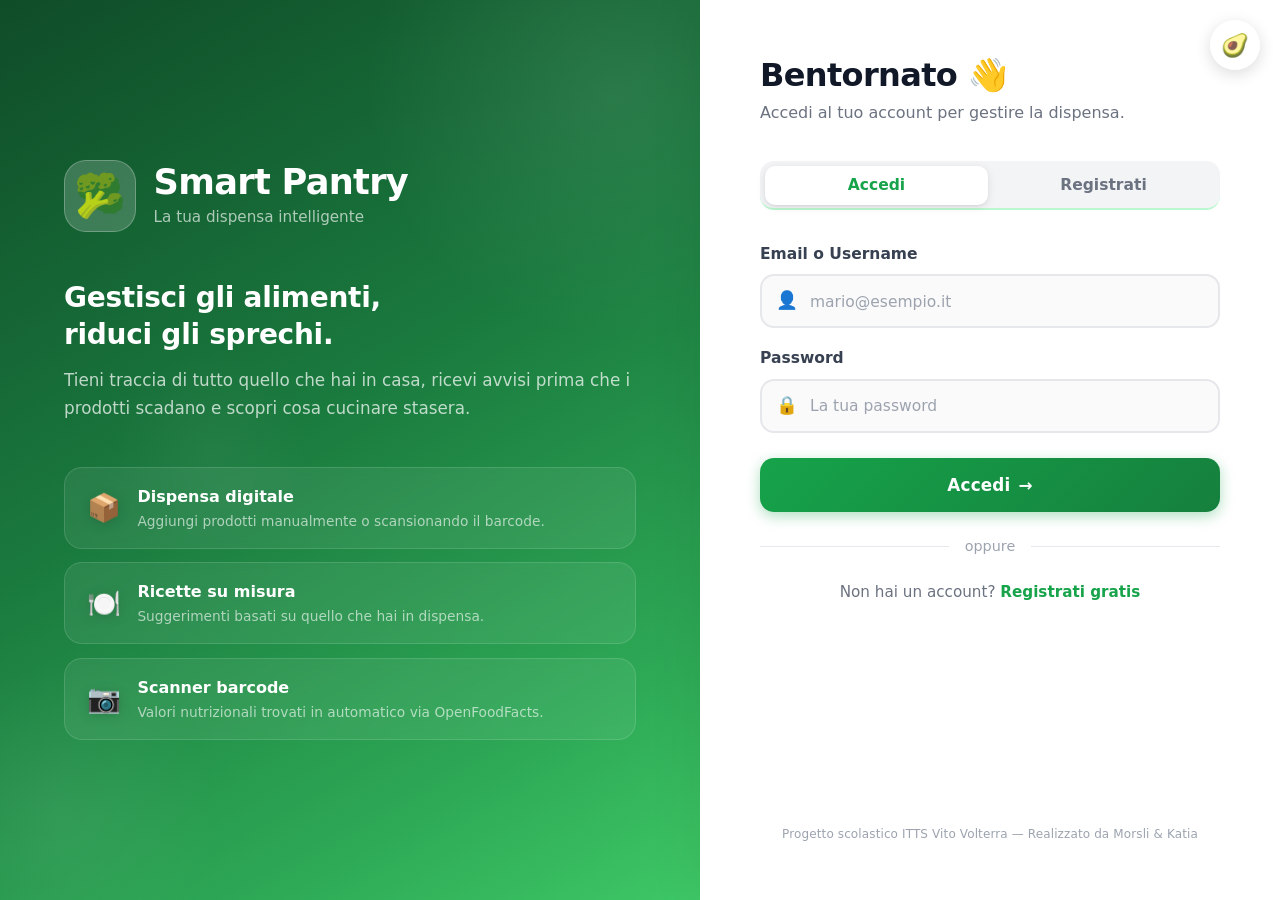
<file: frontend/index.html>
<!DOCTYPE html>
<html lang="it">
<head>
    <meta charset="UTF-8">
    <meta name="viewport" content="width=device-width, initial-scale=1.0">
    <title>Smart Pantry — Gestisci la tua dispensa</title>
    <link rel="stylesheet" href="css/style.css">
    <style>
        /* ========================================================
           LOGIN PAGE — design moderno e minimalista
           ======================================================== */

        @keyframes slideUp {
            from { opacity: 0; transform: translateY(28px); }
            to   { opacity: 1; transform: translateY(0); }
        }
        @keyframes fadeIn {
            from { opacity: 0; }
            to   { opacity: 1; }
        }
        @keyframes ripple {
            to { transform: scale(4); opacity: 0; }
        }
        @keyframes pulseGlow {
            0%, 100% { box-shadow: 0 4px 20px rgba(22,163,74,0.35); }
            50%       { box-shadow: 0 4px 32px rgba(22,163,74,0.65); }
        }
        @keyframes float {
            0%, 100% { transform: translateY(0px); }
            50%       { transform: translateY(-8px); }
        }
        @keyframes shimmer {
            0%   { background-position: -200% center; }
            100% { background-position: 200% center; }
        }

        /* ---- Reset pagina ---- */
        .auth-page {
            display: flex;
            min-height: 100vh;
            height: 100vh;
            align-items: stretch;
            justify-content: flex-start;
            padding: 0;
            background: #f0fdf4;
            font-family: -apple-system, BlinkMacSystemFont, 'Segoe UI', system-ui, sans-serif;
        }

        /* ---- Pannello sinistro: branding ---- */
        .auth-branding {
            flex: 1;
            background: linear-gradient(150deg, #0f4c28 0%, #1a7a3e 45%, #2da855 80%, #3ec866 100%);
            display: flex;
            flex-direction: column;
            justify-content: center;
            padding: 3.5rem 4rem;
            position: relative;
            overflow: hidden;
            animation: fadeIn 0.8s ease both;
        }

        /* Blob decorativi */
        .auth-branding::before {
            content: '';
            position: absolute;
            width: 500px; height: 500px;
            top: -160px; right: -160px;
            border-radius: 50%;
            background: radial-gradient(circle, rgba(255,255,255,0.08) 0%, transparent 70%);
        }
        .auth-branding::after {
            content: '';
            position: absolute;
            width: 320px; height: 320px;
            bottom: -80px; left: -100px;
            border-radius: 50%;
            background: radial-gradient(circle, rgba(255,255,255,0.06) 0%, transparent 70%);
        }

        /* Pallino decorativo in mezzo */
        .brand-blob {
            position: absolute;
            width: 200px; height: 200px;
            top: 50%; left: 30%;
            transform: translate(-50%, -50%);
            border-radius: 50%;
            background: radial-gradient(circle, rgba(255,255,255,0.04) 0%, transparent 70%);
        }

        .brand-content {
            position: relative;
            z-index: 1;
        }

        /* Logo */
        .brand-logo {
            display: flex;
            align-items: center;
            gap: 1.1rem;
            margin-bottom: 3rem;
        }
        .brand-logo .icon {
            font-size: 2.6rem;
            background: rgba(255,255,255,0.18);
            border-radius: 22px;
            width: 72px; height: 72px;
            display: flex; align-items: center; justify-content: center;
            backdrop-filter: blur(8px);
            border: 1px solid rgba(255,255,255,0.25);
            animation: float 4s ease-in-out infinite;
        }
        .brand-logo h1 {
            font-size: 2.2rem;
            font-weight: 800;
            color: #fff;
            line-height: 1.1;
            letter-spacing: -0.02em;
        }
        .brand-logo p {
            color: rgba(255,255,255,0.65);
            font-size: 0.95rem;
            margin-top: 0.2rem;
        }

        .brand-tagline {
            font-size: 1.75rem;
            font-weight: 700;
            color: #fff;
            line-height: 1.3;
            margin-bottom: 0.9rem;
            letter-spacing: -0.01em;
        }
        .brand-sub {
            color: rgba(255,255,255,0.72);
            font-size: 1.05rem;
            line-height: 1.65;
            margin-bottom: 2.75rem;
        }

        /* Feature list */
        .features { display: flex; flex-direction: column; gap: 0.85rem; }

        .feature-item {
            display: flex;
            align-items: center;
            gap: 1rem;
            background: rgba(255,255,255,0.07);
            border: 1px solid rgba(255,255,255,0.13);
            border-radius: 18px;
            padding: 1rem 1.4rem;
            backdrop-filter: blur(6px);
            transition: background 0.25s, transform 0.25s;
            cursor: default;
        }
        .feature-item:hover {
            background: rgba(255,255,255,0.14);
            transform: translateX(4px);
        }
        .feature-icon {
            font-size: 1.7rem;
            flex-shrink: 0;
            filter: drop-shadow(0 2px 6px rgba(0,0,0,0.15));
        }
        .feature-text h3 {
            font-size: 1rem;
            font-weight: 700;
            color: #fff;
            margin-bottom: 0.15rem;
        }
        .feature-text p {
            font-size: 0.86rem;
            color: rgba(255,255,255,0.62);
            line-height: 1.45;
        }

        /* ---- Pannello destro: form ---- */
        .auth-panel {
            width: 580px;
            flex-shrink: 0;
            display: flex;
            flex-direction: column;
            justify-content: center;
            background: #fff;
            padding: 3.5rem 3.75rem;
            box-shadow: -8px 0 48px rgba(0,0,0,0.06);
            overflow-y: auto;
            animation: slideUp 0.55s cubic-bezier(0.22, 1, 0.36, 1) both;
        }

        /* Header pannello */
        .panel-header {
            margin-bottom: 2.25rem;
        }
        .panel-header h2 {
            font-size: 2rem;
            font-weight: 800;
            color: #111827;
            margin-bottom: 0.4rem;
            letter-spacing: -0.02em;
            line-height: 1.2;
        }
        .panel-header p {
            color: #6b7280;
            font-size: 1rem;
            line-height: 1.5;
        }

        /* ---- Tab pillola ---- */
        .auth-tabs {
            display: flex;
            background: #f3f4f6;
            border-radius: 14px;
            padding: 5px;
            margin-bottom: 2rem;
            gap: 4px;
        }
        .auth-tab {
            flex: 1;
            padding: 0.65rem 1rem;
            background: transparent;
            border: none;
            border-radius: 10px;
            font-size: 0.97rem;
            font-weight: 600;
            color: #6b7280;
            cursor: pointer;
            transition: all 0.22s cubic-bezier(0.4, 0, 0.2, 1);
        }
        .auth-tab:hover:not(.active) {
            color: #374151;
            background: rgba(255,255,255,0.6);
        }
        .auth-tab.active {
            background: #fff;
            color: var(--primary);
            box-shadow: 0 2px 8px rgba(0,0,0,0.1), 0 1px 2px rgba(0,0,0,0.06);
        }

        /* ---- Form generico ---- */
        .hidden { display: none !important; }

        .auth-form {
            animation: slideUp 0.4s cubic-bezier(0.22, 1, 0.36, 1) both;
        }

        /* Label più grandi */
        .auth-panel .form-label {
            font-size: 0.97rem;
            font-weight: 600;
            color: #374151;
            margin-bottom: 0.5rem;
        }

        /* Input più grandi e arrotondati */
        .auth-panel .form-control {
            height: 54px;
            padding: 0 1.1rem;
            border: 2px solid #e5e7eb;
            border-radius: 14px;
            font-size: 1.02rem;
            color: #111827;
            background: #fafafa;
            transition: border-color 0.2s, box-shadow 0.2s, background 0.2s;
            outline: none;
        }
        .auth-panel .form-control:focus {
            border-color: #16a34a;
            background: #fff;
            box-shadow: 0 0 0 4px rgba(22,163,74,0.1);
        }
        .auth-panel .form-control::placeholder {
            color: #9ca3af;
            font-size: 0.97rem;
        }

        /* Input con icona — padding sinistra */
        .input-icon-wrap { position: relative; }
        .input-icon-wrap .form-control { padding-left: 3rem; }
        .input-icon {
            position: absolute;
            left: 1rem;
            top: 50%;
            transform: translateY(-50%);
            font-size: 1.1rem;
            pointer-events: none;
            line-height: 1;
        }

        /* Errore form */
        .form-error {
            background: #fef2f2;
            border: 1.5px solid #fca5a5;
            border-radius: 12px;
            color: #dc2626;
            padding: 0.75rem 1rem;
            font-size: 0.95rem;
            margin-bottom: 1.25rem;
            display: flex;
            align-items: center;
            gap: 0.6rem;
            animation: slideUp 0.25s ease both;
        }
        .form-error::before { content: '⚠️'; font-size: 1.05rem; flex-shrink: 0; }

        /* Divisore "oppure" */
        .auth-divider {
            display: flex;
            align-items: center;
            gap: 1rem;
            margin: 1.4rem 0;
            color: #9ca3af;
            font-size: 0.9rem;
        }
        .auth-divider::before,
        .auth-divider::after {
            content: '';
            flex: 1;
            height: 1px;
            background: #e5e7eb;
        }

        /* ---- Pulsanti con animazioni ---- */
        .auth-btn-primary {
            position: relative;
            overflow: hidden;
            width: 100%;
            height: 54px;
            background: linear-gradient(135deg, #16a34a, #15803d);
            color: #fff;
            border: none;
            border-radius: 14px;
            font-size: 1.05rem;
            font-weight: 700;
            cursor: pointer;
            letter-spacing: 0.01em;
            margin-top: 0.5rem;
            transition: transform 0.18s cubic-bezier(0.4, 0, 0.2, 1),
                        box-shadow 0.18s cubic-bezier(0.4, 0, 0.2, 1),
                        background 0.18s;
            box-shadow: 0 4px 14px rgba(22,163,74,0.35);
        }
        .auth-btn-primary:hover {
            transform: translateY(-2px);
            box-shadow: 0 8px 24px rgba(22,163,74,0.45);
            background: linear-gradient(135deg, #22c55e, #16a34a);
        }
        .auth-btn-primary:active {
            transform: translateY(0px) scale(0.98);
            box-shadow: 0 2px 8px rgba(22,163,74,0.3);
        }
        .auth-btn-primary:disabled {
            opacity: 0.6;
            cursor: not-allowed;
            transform: none;
            box-shadow: none;
        }

        /* Ripple effect */
        .ripple-circle {
            position: absolute;
            border-radius: 50%;
            background: rgba(255,255,255,0.35);
            width: 80px; height: 80px;
            margin-top: -40px; margin-left: -40px;
            animation: ripple 0.6s linear;
            pointer-events: none;
        }

        /* Testo nel bottone con freccia animata */
        .auth-btn-primary .btn-text { display: flex; align-items: center; justify-content: center; gap: 0.5rem; }
        .auth-btn-primary .btn-arrow {
            display: inline-block;
            transition: transform 0.2s;
        }
        .auth-btn-primary:hover .btn-arrow { transform: translateX(4px); }

        /* Loading spinner nel bottone */
        .auth-btn-primary.loading .btn-text { display: none; }
        .auth-btn-primary .btn-spinner {
            display: none;
            width: 22px; height: 22px;
            border: 3px solid rgba(255,255,255,0.35);
            border-top-color: #fff;
            border-radius: 50%;
            animation: spin 0.7s linear infinite;
        }
        .auth-btn-primary.loading .btn-spinner { display: block; }
        @keyframes spin { to { transform: rotate(360deg); } }

        /* Link tab switch */
        .switch-link {
            text-align: center;
            font-size: 0.95rem;
            color: #6b7280;
        }
        .switch-link a {
            font-weight: 700;
            color: #16a34a;
            text-decoration: none;
            transition: color 0.15s;
        }
        .switch-link a:hover { color: #15803d; text-decoration: underline; }

        /* Hint e strength */
        .form-hint {
            font-size: 0.82rem;
            color: #9ca3af;
            margin-top: 0.3rem;
        }
        .password-strength {
            height: 5px;
            border-radius: 3px;
            margin-top: 0.5rem;
            background: #e5e7eb;
            overflow: hidden;
        }
        .strength-fill {
            height: 100%;
            border-radius: 3px;
            transition: width 0.35s cubic-bezier(0.4, 0, 0.2, 1), background 0.35s;
            width: 0%;
        }
        .strength-fill.weak   { background: #ef4444; width: 33%; }
        .strength-fill.medium { background: #f59e0b; width: 66%; }
        .strength-fill.strong { background: #22c55e; width: 100%; }
        .strength-label {
            font-size: 0.8rem;
            margin-top: 0.3rem;
            color: #6b7280;
            min-height: 1.2em;
        }

        /* Footer */
        .auth-footer {
            margin-top: 2rem;
            text-align: center;
            font-size: 0.82rem;
            color: #9ca3af;
        }

        /* ---- Pulsante tema (fisso in alto a destra) ---- */
        .theme-toggle {
            position: fixed;
            top: 1.25rem;
            right: 1.25rem;
            z-index: 9999;
            width: 50px;
            height: 50px;
            border-radius: 50%;
            border: 2px solid rgba(255,255,255,0.35);
            background: rgba(255,255,255,0.18);
            backdrop-filter: blur(12px);
            -webkit-backdrop-filter: blur(12px);
            cursor: pointer;
            font-size: 1.4rem;
            display: flex;
            align-items: center;
            justify-content: center;
            box-shadow: 0 4px 16px rgba(0,0,0,0.14);
            transition: transform 0.25s cubic-bezier(0.4,0,0.2,1),
                        background 0.25s, border-color 0.25s,
                        box-shadow 0.25s;
        }
        .theme-toggle:hover {
            transform: scale(1.12) rotate(18deg);
            background: rgba(255,255,255,0.28);
            box-shadow: 0 6px 22px rgba(0,0,0,0.2);
        }
        .theme-toggle:active {
            transform: scale(0.95) rotate(18deg);
        }
        #theme-icon {
            display: block;
            transition: transform 0.4s cubic-bezier(0.4,0,0.2,1);
            line-height: 1;
        }

        /* ============================================================
           DARK MODE
           ============================================================ */
        @keyframes themeFade {
            from { opacity: 0.7; }
            to   { opacity: 1; }
        }

        [data-theme="dark"] .auth-page {
            background: #0d1626;
            animation: themeFade 0.3s ease;
        }

        /* Pannello form in dark */
        [data-theme="dark"] .auth-panel {
            background: #182438;
            box-shadow: -8px 0 48px rgba(0,0,0,0.5);
        }
        [data-theme="dark"] .panel-header h2 {
            color: #e6edf3;
        }
        [data-theme="dark"] .panel-header p {
            color: #8b949e;
        }

        /* Tab in dark */
        [data-theme="dark"] .auth-tabs {
            background: #0d1626;
        }
        [data-theme="dark"] .auth-tab {
            color: #8b949e;
        }
        [data-theme="dark"] .auth-tab:hover:not(.active) {
            background: rgba(255,255,255,0.05);
            color: #c9d1d9;
        }
        [data-theme="dark"] .auth-tab.active {
            background: #2d3d58;
            color: #3fb950;
            box-shadow: 0 2px 8px rgba(0,0,0,0.4);
        }

        /* Form label e input in dark */
        [data-theme="dark"] .auth-panel .form-label {
            color: #c9d1d9;
        }
        [data-theme="dark"] .auth-panel .form-control {
            background: #0d1626;
            border-color: #2d3d58;
            color: #e6edf3;
        }
        [data-theme="dark"] .auth-panel .form-control:focus {
            border-color: #3fb950;
            background: #0d1626;
            box-shadow: 0 0 0 4px rgba(63,185,80,0.12);
        }
        [data-theme="dark"] .auth-panel .form-control::placeholder {
            color: #484f58;
        }

        /* Divisore e link in dark */
        [data-theme="dark"] .auth-divider {
            color: #484f58;
        }
        [data-theme="dark"] .auth-divider::before,
        [data-theme="dark"] .auth-divider::after {
            background: #2d3d58;
        }
        [data-theme="dark"] .switch-link { color: #8b949e; }
        [data-theme="dark"] .switch-link a { color: #3fb950; }
        [data-theme="dark"] .switch-link a:hover { color: #56d364; }

        /* Hint, strength, footer in dark */
        [data-theme="dark"] .form-hint { color: #6e7681; }
        [data-theme="dark"] .strength-label { color: #8b949e; }
        [data-theme="dark"] .password-strength { background: #2d3d58; }
        [data-theme="dark"] .auth-footer { color: #6e7681; }

        /* Errore in dark */
        [data-theme="dark"] .form-error {
            background: #2d1515;
            border-color: #7f1d1d;
            color: #fca5a5;
        }

        /* Toggle button in dark */
        [data-theme="dark"] .theme-toggle {
            background: rgba(22,27,34,0.9);
            border-color: #2d3d58;
            box-shadow: 0 4px 16px rgba(0,0,0,0.4);
        }
        [data-theme="dark"] .theme-toggle:hover {
            background: rgba(33,38,45,0.95);
        }

        /* Transizioni fluide al cambio tema */
        .auth-panel,
        .auth-tabs,
        .auth-tab,
        .auth-panel .form-control,
        .auth-panel .form-label,
        .panel-header h2,
        .panel-header p,
        .auth-divider,
        .switch-link,
        .auth-footer,
        .form-hint {
            transition: background 0.3s ease, color 0.3s ease,
                        border-color 0.3s ease, box-shadow 0.3s ease;
        }

        /* ---- Responsive ---- */
        @media (max-width: 960px) {
            .auth-branding { display: none; }
            .auth-panel {
                width: 100%;
                padding: 2.5rem 1.75rem;
                box-shadow: none;
                justify-content: flex-start;
                padding-top: 5rem;
            }
        }
        @media (max-width: 480px) {
            .auth-panel { padding: 2rem 1.25rem; padding-top: 4.5rem; }
            .panel-header h2 { font-size: 1.7rem; }
            .theme-toggle { top: 0.75rem; right: 0.75rem; width: 44px; height: 44px; }
        }
    </style>
    <!-- Applica tema prima del render per evitare flash -->
    <script>
        (function() {
            const t = localStorage.getItem('sp-theme');
            if (t === 'dark') document.documentElement.setAttribute('data-theme', 'dark');
        })();
    </script>
</head>
<body class="auth-page">

    <!-- ===== Toggle tema chiaro/scuro ===== -->
    <button class="theme-toggle" id="theme-toggle" title="Cambia tema">
        <span id="theme-icon">🌙</span>
    </button>

    <!-- ===== Pannello sinistro: branding ===== -->
    <section class="auth-branding">
        <div class="brand-blob"></div>
        <div class="brand-content">

            <div class="brand-logo">
                <div class="icon">🥦</div>
                <div>
                    <h1>Smart Pantry</h1>
                    <p>La tua dispensa intelligente</p>
                </div>
            </div>

            <p class="brand-tagline">Gestisci gli alimenti,<br>riduci gli sprechi.</p>
            <p class="brand-sub">
                Tieni traccia di tutto quello che hai in casa, ricevi avvisi
                prima che i prodotti scadano e scopri cosa cucinare stasera.
            </p>

            <div class="features">
                <div class="feature-item">
                    <span class="feature-icon">📦</span>
                    <div class="feature-text">
                        <h3>Dispensa digitale</h3>
                        <p>Aggiungi prodotti manualmente o scansionando il barcode.</p>
                    </div>
                </div>
                <div class="feature-item">
                    <span class="feature-icon">🍽️</span>
                    <div class="feature-text">
                        <h3>Ricette su misura</h3>
                        <p>Suggerimenti basati su quello che hai in dispensa.</p>
                    </div>
                </div>
                <div class="feature-item">
                    <span class="feature-icon">📷</span>
                    <div class="feature-text">
                        <h3>Scanner barcode</h3>
                        <p>Valori nutrizionali trovati in automatico via OpenFoodFacts.</p>
                    </div>
                </div>
            </div>

        </div>
    </section>

    <!-- ===== Pannello destro: form ===== -->
    <section class="auth-panel">

        <div class="panel-header">
            <h2 id="panel-title">Bentornato 👋</h2>
            <p id="panel-sub">Accedi al tuo account per gestire la dispensa.</p>
        </div>

        <!-- Tab: Accedi / Registrati -->
        <div class="auth-tabs">
            <button class="auth-tab active" data-tab="login">Accedi</button>
            <button class="auth-tab" data-tab="register">Registrati</button>
        </div>

        <!-- ===== Form Login ===== -->
        <form id="form-login" class="auth-form">
            <div id="error-login" class="form-error hidden"></div>

            <div class="form-group">
                <label class="form-label" for="login-email">Email o Username</label>
                <div class="input-icon-wrap">
                    <span class="input-icon">👤</span>
                    <input class="form-control" type="text" id="login-email"
                           placeholder="mario@esempio.it" autocomplete="email" required>
                </div>
            </div>

            <div class="form-group">
                <label class="form-label" for="login-password">Password</label>
                <div class="input-icon-wrap">
                    <span class="input-icon">🔒</span>
                    <input class="form-control" type="password" id="login-password"
                           placeholder="La tua password" autocomplete="current-password" required>
                </div>
            </div>

            <button type="submit" class="auth-btn-primary" id="btn-login-submit">
                <span class="btn-text">Accedi <span class="btn-arrow">→</span></span>
                <span class="btn-spinner"></span>
            </button>

            <div class="auth-divider">oppure</div>

            <p class="switch-link">
                Non hai un account?
                <a href="#" onclick="switchTab('register'); return false;">Registrati gratis</a>
            </p>
        </form>

        <!-- ===== Form Registrazione ===== -->
        <form id="form-register" class="auth-form hidden">
            <div id="error-register" class="form-error hidden"></div>

            <div class="form-group">
                <label class="form-label" for="reg-username">Username</label>
                <div class="input-icon-wrap">
                    <span class="input-icon">👤</span>
                    <input class="form-control" type="text" id="reg-username"
                           placeholder="mario_rossi" autocomplete="username"
                           required minlength="3" maxlength="50">
                </div>
                <div class="form-hint">Da 3 a 50 caratteri, senza spazi</div>
            </div>

            <div class="form-group">
                <label class="form-label" for="reg-email">Email</label>
                <div class="input-icon-wrap">
                    <span class="input-icon">📧</span>
                    <input class="form-control" type="email" id="reg-email"
                           placeholder="mario@esempio.it" autocomplete="email" required>
                </div>
            </div>

            <div class="form-group">
                <label class="form-label" for="reg-password">Password</label>
                <div class="input-icon-wrap">
                    <span class="input-icon">🔒</span>
                    <input class="form-control" type="password" id="reg-password"
                           placeholder="Minimo 6 caratteri" autocomplete="new-password"
                           required minlength="6" oninput="checkPasswordStrength(this.value)">
                </div>
                <div class="password-strength">
                    <div class="strength-fill" id="strength-fill"></div>
                </div>
                <div class="strength-label" id="strength-label"></div>
            </div>

            <div class="form-group">
                <label class="form-label" for="reg-confirm">Conferma password</label>
                <div class="input-icon-wrap">
                    <span class="input-icon">🔒</span>
                    <input class="form-control" type="password" id="reg-confirm"
                           placeholder="Ripeti la password" autocomplete="new-password" required>
                </div>
            </div>

            <button type="submit" class="auth-btn-primary" id="btn-register-submit">
                <span class="btn-text">Crea account <span class="btn-arrow">→</span></span>
                <span class="btn-spinner"></span>
            </button>

            <div class="auth-divider">oppure</div>

            <p class="switch-link">
                Hai già un account?
                <a href="#" onclick="switchTab('login'); return false;">Accedi</a>
            </p>
        </form>

        <div class="auth-footer-credit">
            Progetto scolastico ITTS Vito Volterra
            <span class="footer-sep">—</span>
            Realizzato da Morsli &amp; Katia
        </div>
    </section>

<script src="js/api.js"></script>
<script src="js/auth.js"></script>
<script src="js/theme.js"></script>
<script>
    /* ---- Testi pannello per tab ---- */
    const panelTitles = {
        login:    ['Bentornato 👋',       'Accedi al tuo account per gestire la dispensa.'],
        register: ['Crea il tuo account', 'Registrati gratis e inizia subito a gestire la dispensa.']
    };

    function switchTab(tab) {
        document.querySelectorAll('.auth-tab').forEach(t =>
            t.classList.toggle('active', t.dataset.tab === tab));
        document.querySelectorAll('.auth-form').forEach(f => f.classList.add('hidden'));
        const form = document.getElementById(`form-${tab}`);
        if (form) {
            form.classList.remove('hidden');
            // Restart animation
            form.style.animation = 'none';
            form.offsetHeight; // reflow
            form.style.animation = '';
        }
        document.getElementById('panel-title').textContent = panelTitles[tab][0];
        document.getElementById('panel-sub').textContent   = panelTitles[tab][1];
    }

    document.querySelectorAll('.auth-tab').forEach(btn => {
        btn.addEventListener('click', () => switchTab(btn.dataset.tab));
    });

    /* ---- Ripple sui pulsanti ---- */
    document.querySelectorAll('.auth-btn-primary').forEach(btn => {
        btn.addEventListener('click', function(e) {
            const rect   = this.getBoundingClientRect();
            const circle = document.createElement('span');
            circle.className = 'ripple-circle';
            circle.style.left = (e.clientX - rect.left) + 'px';
            circle.style.top  = (e.clientY - rect.top)  + 'px';
            this.appendChild(circle);
            circle.addEventListener('animationend', () => circle.remove());
        });
    });

    /* ---- Loading state dei pulsanti (override auth.js) ---- */
    function setButtonLoading(btn, loading) {
        if (!btn) return;
        btn.disabled = loading;
        if (loading) {
            btn.classList.add('loading');
        } else {
            btn.classList.remove('loading');
        }
    }

    /* ---- Indicatore forza password ---- */
    function checkPasswordStrength(val) {
        const fill  = document.getElementById('strength-fill');
        const label = document.getElementById('strength-label');
        if (!fill || !label) return;
        if (!val) {
            fill.className = 'strength-fill';
            label.textContent = '';
            return;
        }
        const strong = val.length >= 10 && /[A-Z]/.test(val) && /[0-9]/.test(val) && /[^A-Za-z0-9]/.test(val);
        const medium = val.length >= 6  && (/[A-Z]/.test(val) || /[0-9]/.test(val));
        if (strong) {
            fill.className = 'strength-fill strong';
            label.textContent = '✓ Password forte';
            label.style.color = '#16a34a';
        } else if (medium) {
            fill.className = 'strength-fill medium';
            label.textContent = 'Password media — aggiungi numeri o simboli';
            label.style.color = '#d97706';
        } else {
            fill.className = 'strength-fill weak';
            label.textContent = 'Password debole';
            label.style.color = '#dc2626';
        }
    }
</script>
</body>
</html>
</file>
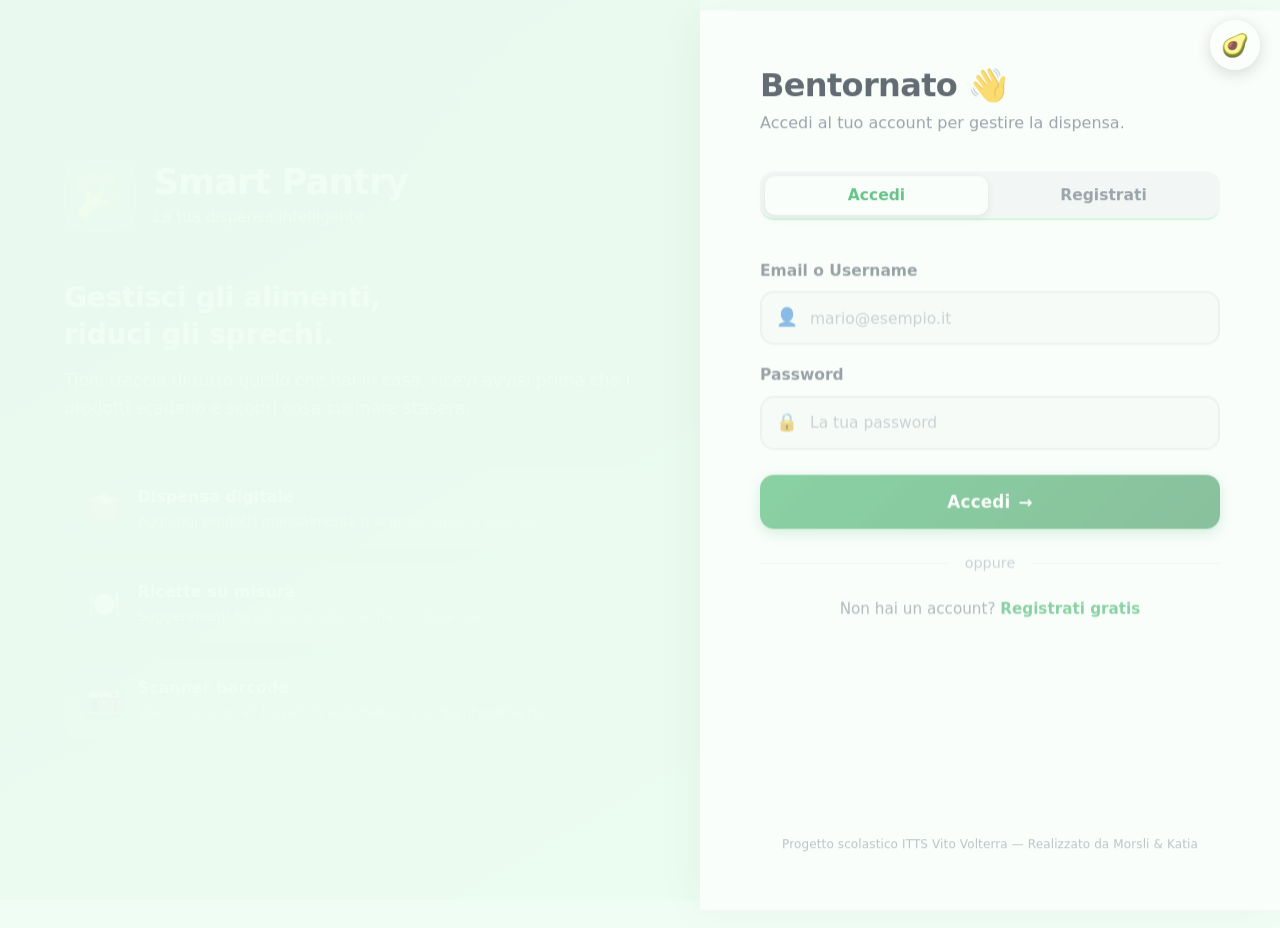
<file: frontend/gruppo.html>
<!DOCTYPE html>
<html lang="it">
<head>
    <meta charset="UTF-8">
    <meta name="viewport" content="width=device-width, initial-scale=1.0">
    <title>Smart Pantry — Il mio Gruppo</title>
    <link rel="stylesheet" href="css/style.css">
    <script>(function(){var t=localStorage.getItem("sp-theme");if(t)document.documentElement.setAttribute("data-theme",t);})();</script>
    <style>
        .hidden { display: none !important; }

        /* ---- Tabs stile scanner ---- */
        .gruppo-tabs {
            display: flex;
            background: rgba(255,255,255,0.55);
            border-radius: var(--radius-full);
            padding: 5px;
            gap: 4px;
            margin-bottom: 1.75rem;
            width: fit-content;
            max-width: 100%;
            overflow-x: auto;
            scrollbar-width: none;
            -webkit-overflow-scrolling: touch;
            border: 1px solid rgba(255,255,255,0.8);
        }
        .gruppo-tabs::-webkit-scrollbar { display: none; }
        .gruppo-tab {
            padding: 0.55rem 1.4rem;
            background: transparent;
            border: none;
            border-radius: var(--radius-full);
            font-size: 0.92rem;
            font-weight: 600;
            color: var(--text-light);
            cursor: pointer;
            transition: all var(--transition-med);
            white-space: nowrap;
        }
        .gruppo-tab.active {
            background: var(--primary);
            color: #fff;
            box-shadow: 0 2px 8px rgba(22,163,74,0.35);
        }
        [data-theme="dark"] .gruppo-tabs { background: #182438; border-color: #2d3d58; }

        /* ---- Card gruppo ---- */
        .group-card {
            background: var(--bg-1);
            border: 1px solid var(--border);
            border-radius: var(--radius-lg);
            padding: 1.5rem;
            margin-bottom: 1.25rem;
        }
        .group-card-header {
            display: flex;
            align-items: flex-start;
            justify-content: space-between;
            gap: 1rem;
            margin-bottom: 0.9rem;
        }
        .group-name {
            font-weight: 700;
            font-size: 1.2rem;
            color: var(--text);
        }
        .group-meta {
            font-size: 0.88rem;
            color: var(--text-light);
            display: flex;
            gap: 1.25rem;
            flex-wrap: wrap;
            margin-bottom: 1rem;
        }
        .invite-code-box {
            display: flex;
            align-items: center;
            gap: 0.6rem;
            background: var(--primary-bg);
            border: 1.5px dashed rgba(22,163,74,0.4);
            border-radius: var(--radius);
            padding: 0.65rem 1rem;
            margin-bottom: 1rem;
            flex-wrap: wrap;
        }
        .invite-code-label {
            font-size: 0.82rem;
            color: var(--text-light);
            font-weight: 600;
        }
        .invite-code {
            font-family: 'Courier New', monospace;
            font-size: 1.3rem;
            font-weight: 700;
            letter-spacing: 0.18em;
            color: var(--primary);
            flex: 1;
        }
        .invite-code-actions { display: flex; gap: 0.3rem; }
        .role-badge {
            font-size: 0.78rem;
            padding: 0.2rem 0.65rem;
            border-radius: 20px;
            font-weight: 700;
            white-space: nowrap;
        }
        .role-badge.admin  { background: #fef3c7; color: #92400e; border: 1px solid #fde68a; }
        .role-badge.member { background: var(--bg-2); color: var(--text-light); border: 1px solid var(--border); }

        /* ---- Lista membri ---- */
        .members-section {
            margin-top: 1rem;
            padding-top: 1rem;
            border-top: 1px solid var(--border-light);
        }
        .members-section-title {
            font-size: 0.82rem;
            font-weight: 700;
            color: var(--text-muted);
            text-transform: uppercase;
            letter-spacing: 0.05em;
            margin-bottom: 0.6rem;
        }
        .member-row {
            display: flex;
            align-items: center;
            gap: 0.75rem;
            padding: 0.55rem 0;
            border-bottom: 1px solid var(--border-light);
        }
        .member-row:last-child { border-bottom: none; }
        .member-avatar {
            width: 36px; height: 36px;
            border-radius: 50%;
            background: var(--primary-bg);
            display: flex; align-items: center; justify-content: center;
            font-weight: 700;
            font-size: 0.95rem;
            color: var(--primary);
            flex-shrink: 0;
        }
        .member-name {
            flex: 1;
            font-size: 0.95rem;
            font-weight: 600;
            color: var(--text);
        }
        .member-actions { display: flex; gap: 0.3rem; }

        /* ---- Pulsanti azione gruppo ---- */
        .group-actions {
            display: flex;
            gap: 0.6rem;
            flex-wrap: wrap;
            margin-top: 1rem;
            padding-top: 1rem;
            border-top: 1px solid var(--border-light);
        }

        /* ---- Form ---- */
        .form-section {
            max-width: 560px;
        }
        .form-section .form-label {
            font-size: 0.92rem;
        }
        .form-section .form-control {
            font-size: 0.95rem;
            padding: 0.65rem 0.9rem;
        }

        /* ---- Crea / Entra: contenuto centrato ---- */
        #section-create .card-header,
        #section-join   .card-header {
            justify-content: center;
            text-align: center;
        }
        #section-create .card-body,
        #section-join   .card-body {
            display: flex;
            flex-direction: column;
            align-items: center;
            text-align: center;
        }
        #section-create .form-section,
        #section-join   .form-section {
            width: 100%;
            max-width: 440px;
            text-align: left;
        }

        /* ---- Empty state ---- */
        .no-groups-state {
            text-align: center;
            padding: 3rem 1rem 2rem;
            color: var(--text-light);
        }
        .no-groups-state .big-icon { font-size: 3.5rem; margin-bottom: 1rem; }
        .no-groups-state p { font-size: 1rem; margin-bottom: 1.25rem; }

        /* ---- Context bar ---- */
        .context-bar {
            display: flex;
            align-items: center;
            justify-content: space-between;
            gap: 1rem;
            font-size: 0.9rem;
            padding: 0.65rem 1rem;
            background: var(--green-50);
            border-radius: var(--radius);
            border: 1px solid var(--border-light);
            margin-bottom: 1.25rem;
            flex-wrap: wrap;
        }
        .context-bar strong { font-size: 0.95rem; }
    </style>
</head>
<body>

<nav class="drawer" id="drawer">
    <div class="drawer-header">
        <div class="drawer-brand">
            <div class="brand-mark"></div>
            <span>Smart Pantry</span>
        </div>
        <button class="drawer-close" id="drawer-close">&times;</button>
    </div>
    <div class="drawer-nav">
        <a href="dashboard.html"    class="nav-link">Dashboard</a>
        <a href="pantry.html"       class="nav-link">Dispensa</a>
        <a href="scanner.html"      class="nav-link">Aggiungi prodotto</a>
        <a href="recipes.html"      class="nav-link">Ricette</a>
        <a href="meals.html"        class="nav-link">Piano pasti</a>
        <a href="supermercati.html" class="nav-link">Supermercati</a>
        <a href="gruppo.html"       class="nav-link active">Gruppo</a>
    </div>
    <div class="drawer-footer">
        <div class="user-chip">
            <div class="user-avatar" id="sidebar-avatar">U</div>
            <span class="user-name" id="sidebar-username">Utente</span>
        </div>
        <button class="btn btn-ghost btn-sm" id="btn-logout">Esci</button>
    </div>
</nav>
<div class="drawer-overlay" id="drawer-overlay"></div>

<div class="app">
    <header class="topbar">
        <button class="hamburger" id="hamburger" aria-label="Menu">
            <span></span><span></span><span></span>
        </button>
        <h1 class="page-title">Gruppo</h1>
        <div class="topbar-end"><button class="theme-toggle-app" id="theme-toggle" title="Tema"><span id="theme-icon">🥑</span></button></div>
    </header>

    <main class="page-content">

        <div class="page-intro">
            <h2>Condividi la dispensa</h2>
            <p>Crea un gruppo o unisciti a uno esistente per condividere dispensa e piano pasti con familiari o coinquilini.</p>
        </div>

        <!-- Contesto attivo -->
        <div id="active-context-bar"></div>

        <!-- Tabs -->
        <div class="gruppo-tabs">
            <button class="gruppo-tab active" data-tab="my-groups">👥 I miei gruppi</button>
            <button class="gruppo-tab" data-tab="create">➕ Crea gruppo</button>
            <button class="gruppo-tab" data-tab="join">🔑 Entra in un gruppo</button>
        </div>

        <!-- ===== SEZIONE: I MIEI GRUPPI ===== -->
        <div id="section-my-groups">
            <div id="groups-loader" class="loading" style="padding:2rem;">
                <div class="spinner"></div>
                <span>Caricamento gruppi…</span>
            </div>
            <div id="groups-list" style="display:none;"></div>
        </div>

        <!-- ===== SEZIONE: CREA GRUPPO ===== -->
        <div id="section-create" class="hidden">
            <div class="card">
                <div class="card-header">
                    <span class="card-title">Crea un nuovo gruppo</span>
                </div>
                <div class="card-body">
                    <p style="font-size:0.92rem; color:var(--text-light); margin-bottom:1.25rem;">
                        Diventerai automaticamente admin del gruppo e potrai invitare altri tramite il codice generato.
                    </p>
                    <div class="form-section">
                        <div class="form-group" style="margin-bottom:1rem;">
                            <label class="form-label">Nome del gruppo</label>
                            <input class="form-control" type="text" id="new-group-name"
                                   placeholder="es. Famiglia, Coinquilini 2025…" maxlength="100">
                        </div>
                        <button class="btn btn-primary" id="btn-create-group" style="width:100%; padding:0.7rem;">
                            Crea gruppo
                        </button>
                    </div>
                </div>
            </div>
        </div>

        <!-- ===== SEZIONE: ENTRA IN UN GRUPPO ===== -->
        <div id="section-join" class="hidden">
            <div class="card">
                <div class="card-header">
                    <span class="card-title">Entra in un gruppo esistente</span>
                </div>
                <div class="card-body">
                    <p style="font-size:0.92rem; color:var(--text-light); margin-bottom:1.25rem;">
                        Chiedi il codice invito all'admin del gruppo e inseriscilo qui sotto.
                    </p>
                    <div class="form-section">
                        <div class="form-group" style="margin-bottom:1rem;">
                            <label class="form-label">Codice invito</label>
                            <input class="form-control" type="text" id="join-code"
                                   placeholder="es. A1B2C3D4" maxlength="10"
                                   style="text-transform:uppercase; letter-spacing:0.12em; font-family:monospace; font-size:1.1rem;">
                        </div>
                        <button class="btn btn-primary" id="btn-join-group" style="width:100%; padding:0.7rem;">
                            Entra nel gruppo
                        </button>
                    </div>
                </div>
            </div>
        </div>

    </main>
    <footer class="site-footer">
        Progetto scolastico ITTS Vito Volterra
        <span class="footer-sep">—</span>
        Realizzato da Morsli &amp; Katia
    </footer>
</div>

<script src="js/api.js"></script>
<script src="js/gruppo.js"></script>
<script src="js/theme.js"></script>
</body>
</html>
</file>
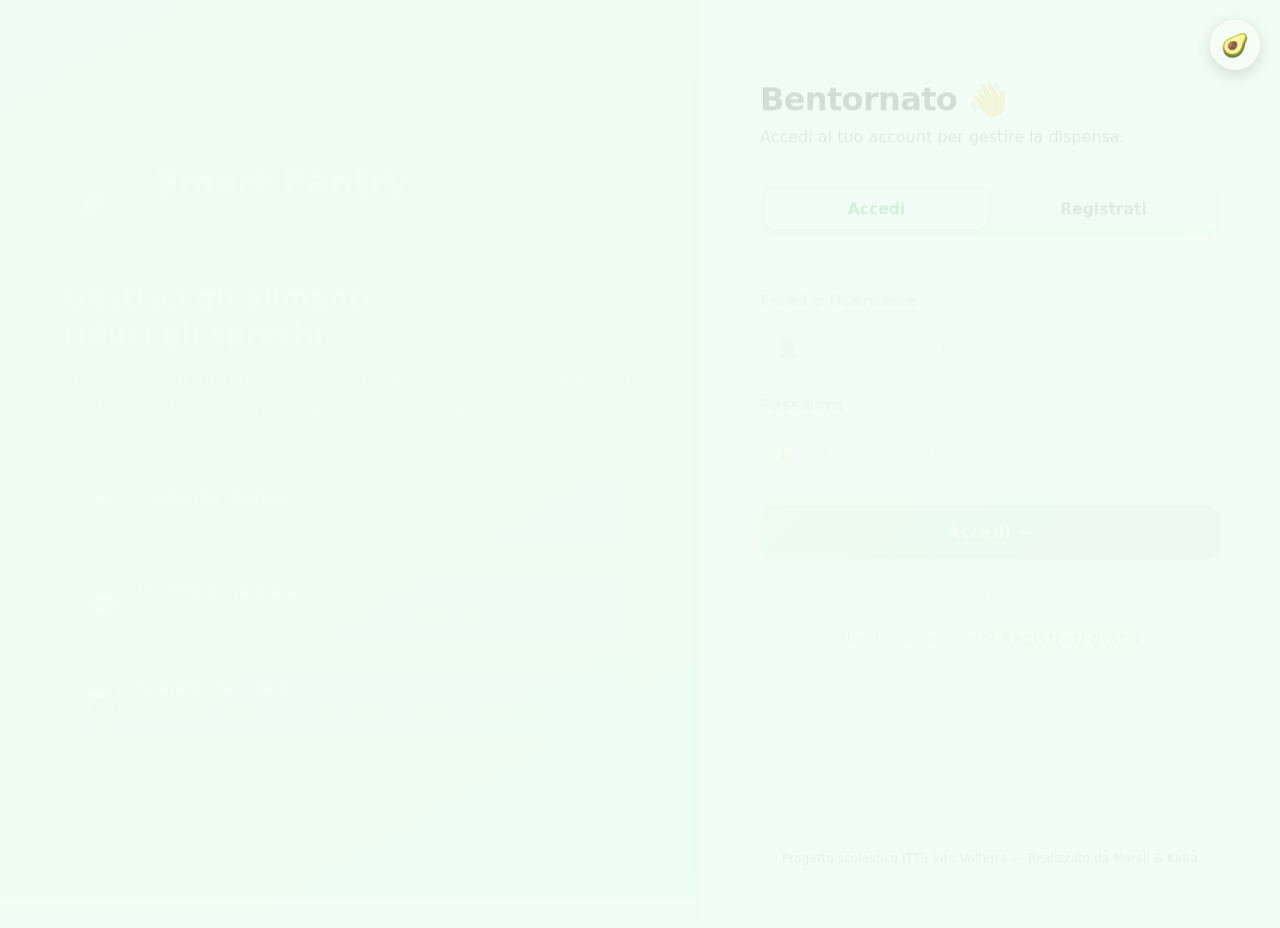
<file: frontend/meals.html>
<!DOCTYPE html>
<html lang="it">
<head>
    <meta charset="UTF-8">
    <meta name="viewport" content="width=device-width, initial-scale=1.0">
    <title>Smart Pantry — Piano pasti</title>
    <link rel="stylesheet" href="css/style.css">
    <script>(function(){var t=localStorage.getItem("sp-theme");if(t)document.documentElement.setAttribute("data-theme",t);})();</script>
    <style>
        .hidden { display: none !important; }

        /* Layout principale: calendario + pannello giorno */
        .meals-layout {
            display: grid;
            grid-template-columns: 360px 1fr;
            gap: 1.5rem;
            align-items: start;
        }
        @media (max-width: 900px) {
            .meals-layout { grid-template-columns: 1fr; }
        }

        /* ---- Calendario ---- */
        .calendar-panel { padding: 0; }

        .calendar-nav {
            display: flex;
            align-items: center;
            justify-content: space-between;
            padding: 1rem 1.25rem;
            border-bottom: 1px solid rgba(187,247,208,0.5);
        }
        .calendar-nav button {
            background: none;
            border: none;
            font-size: 1.2rem;
            cursor: pointer;
            color: var(--primary);
            width: 32px; height: 32px;
            border-radius: 50%;
            display: flex; align-items: center; justify-content: center;
            transition: background var(--transition);
        }
        .calendar-nav button:hover { background: var(--primary-bg); }
        .calendar-nav span {
            font-weight: 700;
            font-size: 1rem;
            color: var(--text);
        }

        .calendar-grid {
            display: grid;
            grid-template-columns: repeat(7, 1fr);
            gap: 2px;
            padding: 0.75rem;
        }

        .cal-header {
            text-align: center;
            font-size: 0.72rem;
            font-weight: 700;
            color: var(--text-muted);
            padding: 0.3rem 0;
            text-transform: uppercase;
            letter-spacing: 0.04em;
        }

        .cal-day {
            aspect-ratio: 1;
            border-radius: 10px;
            display: flex;
            flex-direction: column;
            align-items: center;
            justify-content: center;
            cursor: pointer;
            transition: background var(--transition), transform var(--transition);
            position: relative;
            gap: 2px;
        }
        .cal-day:hover { background: rgba(22,163,74,0.10); }
        .cal-day.today .cal-day-num {
            background: var(--primary);
            color: white;
            border-radius: 50%;
            width: 26px; height: 26px;
            display: flex; align-items: center; justify-content: center;
        }
        .cal-day.selected { background: rgba(22,163,74,0.15); }
        .cal-day.cal-empty { cursor: default; }

        .cal-day-num {
            font-size: 0.88rem;
            font-weight: 600;
            color: var(--text);
            line-height: 1;
        }

        .cal-dots {
            display: flex;
            gap: 2px;
        }
        .cal-dot {
            width: 5px; height: 5px;
            border-radius: 50%;
        }
        .cal-dot-colazione { background: #f59e0b; }
        .cal-dot-pranzo    { background: #22c55e; }
        .cal-dot-cena      { background: #3b82f6; }

        /* ---- Pannello giorno ---- */
        .day-panel { min-height: 300px; }
        .day-panel-header {
            padding: 1.1rem 1.4rem;
            border-bottom: 1px solid rgba(187,247,208,0.5);
            background: linear-gradient(135deg, rgba(220,252,231,0.5), transparent);
        }
        .day-panel-header h3 {
            font-size: 1.1rem;
            font-weight: 700;
            color: var(--text);
        }

        /* ---- Slot pasto ---- */
        .meal-slot {
            padding: 1rem 1.4rem;
            border-bottom: 1px solid rgba(187,247,208,0.35);
        }
        .meal-slot:last-child { border-bottom: none; }

        .meal-slot-header {
            display: flex;
            align-items: center;
            justify-content: space-between;
            margin-bottom: 0.5rem;
        }
        .meal-type-label {
            font-size: 0.82rem;
            font-weight: 700;
            text-transform: uppercase;
            letter-spacing: 0.06em;
        }
        .meal-info { padding-top: 0.25rem; }
        .meal-title {
            font-weight: 700;
            font-size: 0.95rem;
            color: var(--text);
            margin-bottom: 0.25rem;
        }
        .meal-recipe {
            font-size: 0.8rem;
            color: var(--primary);
            margin-bottom: 0.35rem;
        }
        .meal-notes {
            font-size: 0.82rem;
            color: var(--text-light);
            margin-top: 0.3rem;
            font-style: italic;
        }
        .meal-ingredients {
            display: flex;
            flex-wrap: wrap;
            gap: 0.3rem;
            margin-top: 0.35rem;
        }
        .meal-ing-label {
            font-size: 0.78rem;
            color: var(--text-muted);
            width: 100%;
            margin-bottom: 0.2rem;
        }
        .meal-empty {
            font-size: 0.85rem;
            color: var(--text-muted);
            font-style: italic;
        }

        /* ---- Modal pasto ---- */
        .ingredient-row {
            display: flex;
            gap: 0.5rem;
            margin-bottom: 0.5rem;
            align-items: center;
        }
        .ingredient-row .form-control { flex: 1; }

        .modal-tabs {
            display: flex;
            background: var(--bg);
            border-radius: var(--radius-full);
            padding: 4px;
            gap: 4px;
            margin-bottom: 1.25rem;
        }
        .modal-tab {
            flex: 1;
            padding: 0.45rem 0.75rem;
            border: none;
            border-radius: var(--radius-full);
            font-size: 0.85rem;
            font-weight: 600;
            color: var(--text-light);
            background: transparent;
            cursor: pointer;
            transition: all var(--transition);
        }
        .modal-tab.active {
            background: white;
            color: var(--primary);
            box-shadow: var(--shadow-sm);
        }
        [data-theme="dark"] .modal-tabs { background: #182438; }
        [data-theme="dark"] .modal-tab.active { background: #2d3d58; }

        .recipe-search-item {
            display: flex;
            align-items: center;
            gap: 0.6rem;
            padding: 0.5rem 0.6rem;
            border-radius: var(--radius-sm);
            cursor: pointer;
            transition: background var(--transition);
            font-size: 0.88rem;
        }
        .recipe-search-item:hover { background: var(--primary-bg); }
        .recipe-search-item img {
            width: 40px; height: 40px;
            border-radius: 8px;
            object-fit: cover;
            flex-shrink: 0;
        }

        /* ---- Lista spesa ---- */
        .shopping-panel { margin-top: 1.5rem; }
        .shopping-list-header { margin-bottom: 1rem; }
        .shopping-list-header h3 { font-size: 1.1rem; font-weight: 700; }
        .shopping-section { margin-bottom: 1.25rem; }
        .shopping-section-title {
            font-size: 0.82rem;
            font-weight: 700;
            text-transform: uppercase;
            letter-spacing: 0.05em;
            margin-bottom: 0.5rem;
            display: flex;
            align-items: center;
            gap: 0.4rem;
        }
        .shopping-section-title.missing { color: var(--danger); }
        .shopping-section-title.available { color: var(--success); }
        .shopping-ul { list-style: none; display: flex; flex-wrap: wrap; gap: 0.4rem; }
        .shopping-item {
            display: inline-flex;
            align-items: center;
            gap: 0.4rem;
            padding: 0.3rem 0.75rem;
            border-radius: var(--radius-full);
            font-size: 0.85rem;
            font-weight: 500;
        }
        .shopping-item.missing  { background: var(--danger-bg);  color: #991b1b; }
        .shopping-item.available { background: var(--success-bg); color: #14532d; }

        /* ---- Sezione lista spesa in basso ---- */
        .shopping-controls {
            display: flex;
            align-items: center;
            gap: 0.75rem;
            flex-wrap: wrap;
            margin-top: 1.5rem;
            padding-top: 1.5rem;
            border-top: 2px solid rgba(187,247,208,0.5);
        }
    </style>
</head>
<body>

<nav class="drawer" id="drawer">
    <div class="drawer-header">
        <div class="drawer-brand">
            <div class="brand-mark"></div>
            <span>Smart Pantry</span>
        </div>
        <button class="drawer-close" id="drawer-close">&times;</button>
    </div>
    <div class="drawer-nav">
        <a href="dashboard.html" class="nav-link">Dashboard</a>
        <a href="pantry.html"    class="nav-link">Dispensa</a>
        <a href="scanner.html"   class="nav-link">Aggiungi prodotto</a>
        <a href="recipes.html"   class="nav-link">Ricette</a>
        <a href="meals.html"     class="nav-link active">Piano pasti</a>
        <a href="supermercati.html" class="nav-link">Supermercati</a>
        <a href="gruppo.html"       class="nav-link">Gruppo</a>
    </div>
    <div class="drawer-footer">
        <div class="user-chip">
            <div class="user-avatar" id="sidebar-avatar">U</div>
            <span class="user-name" id="sidebar-username">Utente</span>
        </div>
        <button class="btn btn-ghost btn-sm" id="btn-logout">Esci</button>
    </div>
</nav>
<div class="drawer-overlay" id="drawer-overlay"></div>

<div class="app">
    <header class="topbar">
        <button class="hamburger" id="hamburger" aria-label="Menu">
            <span></span><span></span><span></span>
        </button>
        <h1 class="page-title">Piano pasti</h1>
        <div class="topbar-end">
            <button class="theme-toggle-app" id="theme-toggle" title="Tema"><span id="theme-icon">🥑</span></button>
            <button class="btn btn-outline btn-sm" id="btn-today">Oggi</button>
        </div>
    </header>

    <main class="page-content">

        <!-- Intro -->
        <div class="page-intro">
            <h2>Organizza i tuoi pasti</h2>
            <p>Clicca su un giorno del calendario per pianificare colazione, pranzo e cena.</p>
        </div>

        <!-- Layout 2 colonne -->
        <div class="meals-layout">

            <!-- Calendario -->
            <div class="card calendar-panel">
                <div class="calendar-nav">
                    <button id="prev-month" aria-label="Mese precedente">&#8249;</button>
                    <span id="month-label"></span>
                    <button id="next-month" aria-label="Mese successivo">&#8250;</button>
                </div>
                <div class="calendar-grid" id="calendar-grid"></div>
            </div>

            <!-- Pannello giorno -->
            <div class="card day-panel" id="day-panel">
                <div id="day-panel-content" style="padding:2rem; text-align:center; color:var(--text-muted);">
                    Seleziona un giorno dal calendario per vedere o aggiungere i pasti.
                </div>
            </div>

        </div>

        <!-- Lista della spesa -->
        <div class="shopping-controls">
            <div>
                <strong>Lista della spesa</strong>
                <p style="font-size:0.82rem; color:var(--text-light); margin-top:0.1rem;">
                    Genera la lista degli ingredienti mancanti per i pasti pianificati.
                </p>
            </div>
            <div style="display:flex; gap:0.5rem; align-items:center; flex-wrap:wrap;">
                <input type="date" class="form-control" id="shop-start" style="width:160px;">
                <span style="color:var(--text-muted); font-size:0.85rem;">—</span>
                <input type="date" class="form-control" id="shop-end"   style="width:160px;">
                <button class="btn btn-primary" id="btn-generate-shopping">Genera lista</button>
            </div>
        </div>

        <div id="shopping-panel" class="card hidden" style="padding:1.4rem; margin-top:1rem;"></div>

    </main>
    <footer class="site-footer">
        Progetto scolastico ITTS Vito Volterra
        <span class="footer-sep">—</span>
        Realizzato da Morsli &amp; Katia
    </footer>
</div>

<!-- ===== MODAL: Aggiungi / Modifica pasto ===== -->
<div class="modal-overlay" id="modal-meal">
    <div class="modal" style="max-width:540px;">
        <div class="modal-header">
            <span class="modal-title" id="modal-meal-title">Aggiungi pasto</span>
            <button class="modal-close" onclick="closeModal('modal-meal')">×</button>
        </div>
        <div class="modal-body">
            <form id="form-meal">
                <input type="hidden" id="meal-date">
                <input type="hidden" id="meal-type">

                <!-- Nome pasto -->
                <div class="form-group">
                    <label class="form-label" for="meal-title-input">Nome del pasto *</label>
                    <input class="form-control" type="text" id="meal-title-input"
                           placeholder="es. Pasta al pomodoro, Yogurt con frutta…" required>
                </div>

                <!-- Tab: scrivi manualmente / cerca ricetta -->
                <div class="modal-tabs">
                    <button type="button" class="modal-tab active" data-mtab="manual">Scrivi ingredienti</button>
                    <button type="button" class="modal-tab" data-mtab="recipe">Cerca ricetta</button>
                </div>

                <!-- Sezione ingredienti manuali -->
                <div id="mtab-manual">
                    <div class="form-group">
                        <label class="form-label">Ingredienti</label>
                        <div id="ingredients-list"></div>
                        <button type="button" class="btn btn-secondary btn-sm" id="btn-ingredient-add"
                                style="margin-top:0.4rem;">+ Aggiungi ingrediente</button>
                    </div>
                </div>

                <!-- Sezione ricerca ricette -->
                <div id="mtab-recipe" class="hidden">
                    <div class="form-group">
                        <label class="form-label">Cerca una ricetta</label>
                        <div style="display:flex; gap:0.5rem;">
                            <input class="form-control" type="text" id="recipe-search-input"
                                   placeholder="es. risotto, pasta carbonara…">
                            <button type="button" class="btn btn-primary" id="btn-recipe-search-modal">Cerca</button>
                        </div>
                    </div>
                    <div id="recipe-search-results-modal" style="max-height:220px; overflow-y:auto;"></div>
                </div>

                <!-- Note -->
                <div class="form-group">
                    <label class="form-label" for="meal-notes-input">Note (opzionale)</label>
                    <textarea class="form-control" id="meal-notes-input" rows="2"
                              placeholder="Porzioni, varianti, link…"></textarea>
                </div>

                <div style="display:flex; gap:0.75rem; margin-top:0.5rem;">
                    <button type="button" class="btn btn-secondary" onclick="closeModal('modal-meal')">Annulla</button>
                    <button type="submit" class="btn btn-primary" id="btn-meal-save" style="flex:1;">Salva pasto</button>
                </div>
            </form>
        </div>
    </div>
</div>

<script src="js/api.js"></script>
<script src="js/meals.js"></script>
<script src="js/theme.js"></script>
</body>
</html>
</file>
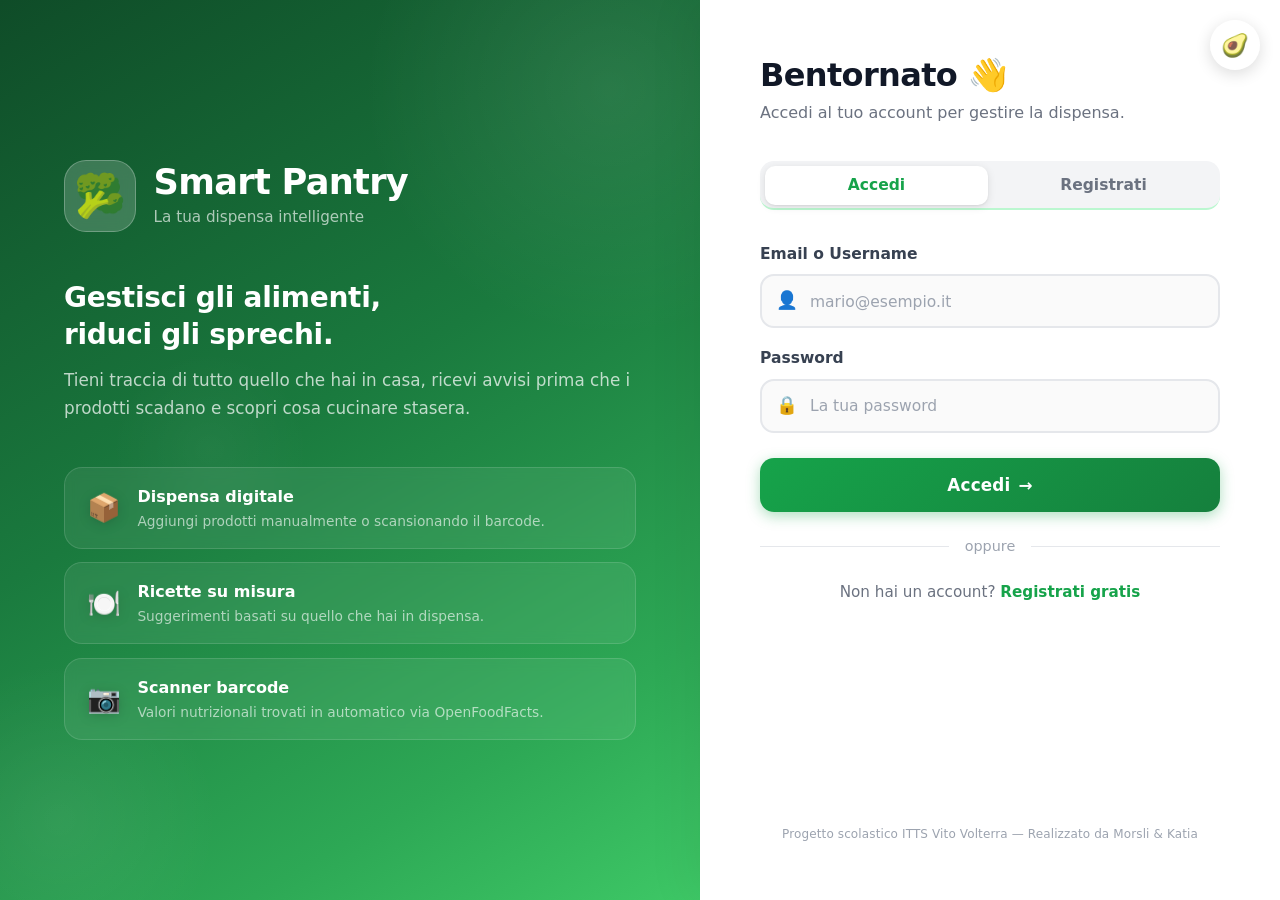
<file: frontend/pantry.html>
<!DOCTYPE html>
<html lang="it">
<head>
    <meta charset="UTF-8">
    <meta name="viewport" content="width=device-width, initial-scale=1.0">
    <title>Smart Pantry — La mia dispensa</title>
    <link rel="stylesheet" href="css/style.css">
    <script>(function(){var t=localStorage.getItem("sp-theme");if(t)document.documentElement.setAttribute("data-theme",t);})();</script>
    <style>
        .hidden { display: none !important; }
    </style>
</head>
<body>

<nav class="drawer" id="drawer">
    <div class="drawer-header">
        <div class="drawer-brand">
            <div class="brand-mark"></div>
            <span>Smart Pantry</span>
        </div>
        <button class="drawer-close" id="drawer-close">&times;</button>
    </div>
    <div class="drawer-nav">
        <a href="dashboard.html" class="nav-link">Dashboard</a>
        <a href="pantry.html" class="nav-link active">Dispensa</a>
        <a href="scanner.html" class="nav-link">Aggiungi prodotto</a>
        <a href="recipes.html" class="nav-link">Ricette</a>
        <a href="meals.html"   class="nav-link">Piano pasti</a>
        <a href="supermercati.html" class="nav-link">Supermercati</a>
        <a href="gruppo.html"       class="nav-link">Gruppo</a>
    </div>
    <div class="drawer-footer">
        <div class="user-chip">
            <div class="user-avatar" id="sidebar-avatar">U</div>
            <span class="user-name" id="sidebar-username">Utente</span>
        </div>
        <button class="btn btn-ghost btn-sm" id="btn-logout">Esci</button>
    </div>
</nav>
<div class="drawer-overlay" id="drawer-overlay"></div>

<div class="app">
    <header class="topbar">
        <button class="hamburger" id="hamburger" aria-label="Menu">
            <span></span><span></span><span></span>
        </button>
        <h1 class="page-title">Dispensa</h1>
        <div class="topbar-end">
            <button class="theme-toggle-app" id="theme-toggle" title="Tema"><span id="theme-icon">🥑</span></button>
            <a href="scanner.html" class="btn btn-primary btn-sm">+ Aggiungi</a>
        </div>
    </header>

    <main class="page-content">

        <!-- Statistiche -->
        <div class="stats-grid" style="margin-bottom:1.25rem;">
            <div class="stat-card">
                <div class="stat-orb green"></div>
                <div class="stat-info">
                    <div class="stat-value" id="stat-total">—</div>
                    <div class="stat-label">Totale prodotti</div>
                </div>
            </div>
            <div class="stat-card">
                <div class="stat-orb amber"></div>
                <div class="stat-info">
                    <div class="stat-value" id="stat-expiring">—</div>
                    <div class="stat-label">In scadenza (7 gg)</div>
                </div>
            </div>
            <div class="stat-card">
                <div class="stat-orb red"></div>
                <div class="stat-info">
                    <div class="stat-value" id="stat-expired">—</div>
                    <div class="stat-label">Scaduti</div>
                </div>
            </div>
        </div>

        <!-- Toolbar: ricerca + filtri + vista -->
        <div style="display:flex; align-items:center; gap:0.75rem; margin-bottom:0.9rem; flex-wrap:wrap;">
            <!-- Ricerca -->
            <div class="search-box" style="flex:1; min-width:200px;">
                <input class="form-control" type="text" id="search-input" placeholder="Cerca prodotto…">
            </div>

            <!-- Scanner shortcut -->
            <a href="scanner.html" class="btn btn-outline btn-sm">Scansiona</a>

            <!-- View toggle -->
            <div class="view-toggle" id="view-toggle">
                <button class="view-btn active" data-view="expiry">
                    Per scadenza
                </button>
                <button class="view-btn" data-view="category">
                    Per categoria
                </button>
            </div>
        </div>

        <!-- Filtri scadenza (solo in vista "per scadenza") -->
        <div class="filters" id="expiry-filters">
            <button class="filter-btn active" data-filter="all">Tutti</button>
            <button class="filter-btn" data-filter="expiring">In scadenza</button>
            <button class="filter-btn" data-filter="expired">Scaduti</button>
            <button class="filter-btn" data-filter="ok">OK</button>
        </div>

        <!-- Loading -->
        <div id="list-loader" class="loading">
            <div class="spinner"></div>
            <span>Caricamento dispensa…</span>
        </div>

        <!-- Vista per scadenza -->
        <div class="pantry-grid" id="pantry-grid" style="display:none;"></div>

        <!-- Vista per categoria -->
        <div id="category-view" style="display:none;"></div>

    </main>
    <footer class="site-footer">
        Progetto scolastico ITTS Vito Volterra
        <span class="footer-sep">—</span>
        Realizzato da Morsli &amp; Katia
    </footer>
</div>

<!-- ===== MODAL: Modifica prodotto ===== -->
<div class="modal-overlay" id="modal-edit">
    <div class="modal">
        <div class="modal-header">
            <span class="modal-title">Modifica prodotto</span>
            <button class="modal-close" onclick="closeModal('modal-edit')">×</button>
        </div>
        <div class="modal-body">
            <form id="form-edit">
                <div class="form-group">
                    <label class="form-label" for="edit-name">Nome prodotto *</label>
                    <input class="form-control" type="text" id="edit-name" required>
                </div>
                <div class="form-group">
                    <label class="form-label" for="edit-brand">Marca</label>
                    <input class="form-control" type="text" id="edit-brand">
                </div>
                <div class="form-group">
                    <label class="form-label" for="edit-category">Categoria *</label>
                    <select class="form-control" id="edit-category" required>
                        <option value="">— seleziona categoria —</option>
                    </select>
                </div>
                <div class="form-row">
                    <div class="form-group">
                        <label class="form-label" for="edit-quantity">Quantità *</label>
                        <input class="form-control" type="number" id="edit-quantity" min="0.1" step="0.1" required>
                    </div>
                    <div class="form-group">
                        <label class="form-label" for="edit-unit">Unità *</label>
                        <select class="form-control" id="edit-unit">
                            <option value="pz">pezzi</option>
                            <option value="g">grammi (g)</option>
                            <option value="kg">kg</option>
                            <option value="ml">ml</option>
                            <option value="l">litri (l)</option>
                            <option value="conf">confezioni</option>
                        </select>
                    </div>
                </div>
                <div class="form-group">
                    <label class="form-label" for="edit-expiry">Data scadenza</label>
                    <input class="form-control" type="date" id="edit-expiry">
                </div>
                <div class="form-group">
                    <label class="form-label" for="edit-location">Posizione</label>
                    <select class="form-control" id="edit-location">
                        <option value="">— seleziona —</option>
                        <option value="dispensa">Dispensa</option>
                        <option value="frigo">Frigo</option>
                        <option value="freezer">Freezer</option>
                        <option value="cantina">Cantina</option>
                    </select>
                </div>
                <div class="form-group">
                    <label class="form-label" for="edit-notes">Note</label>
                    <textarea class="form-control" id="edit-notes" rows="2"></textarea>
                </div>
                <div class="modal-footer" style="padding:0; border:none; margin-top:1rem;">
                    <button type="button" class="btn btn-secondary" onclick="closeModal('modal-edit')">Annulla</button>
                    <button type="submit" class="btn btn-primary">Salva modifiche</button>
                </div>
            </form>
        </div>
    </div>
</div>

<script src="js/api.js"></script>
<script src="js/pantry.js"></script>
<script src="js/theme.js"></script>
</body>
</html>
</file>
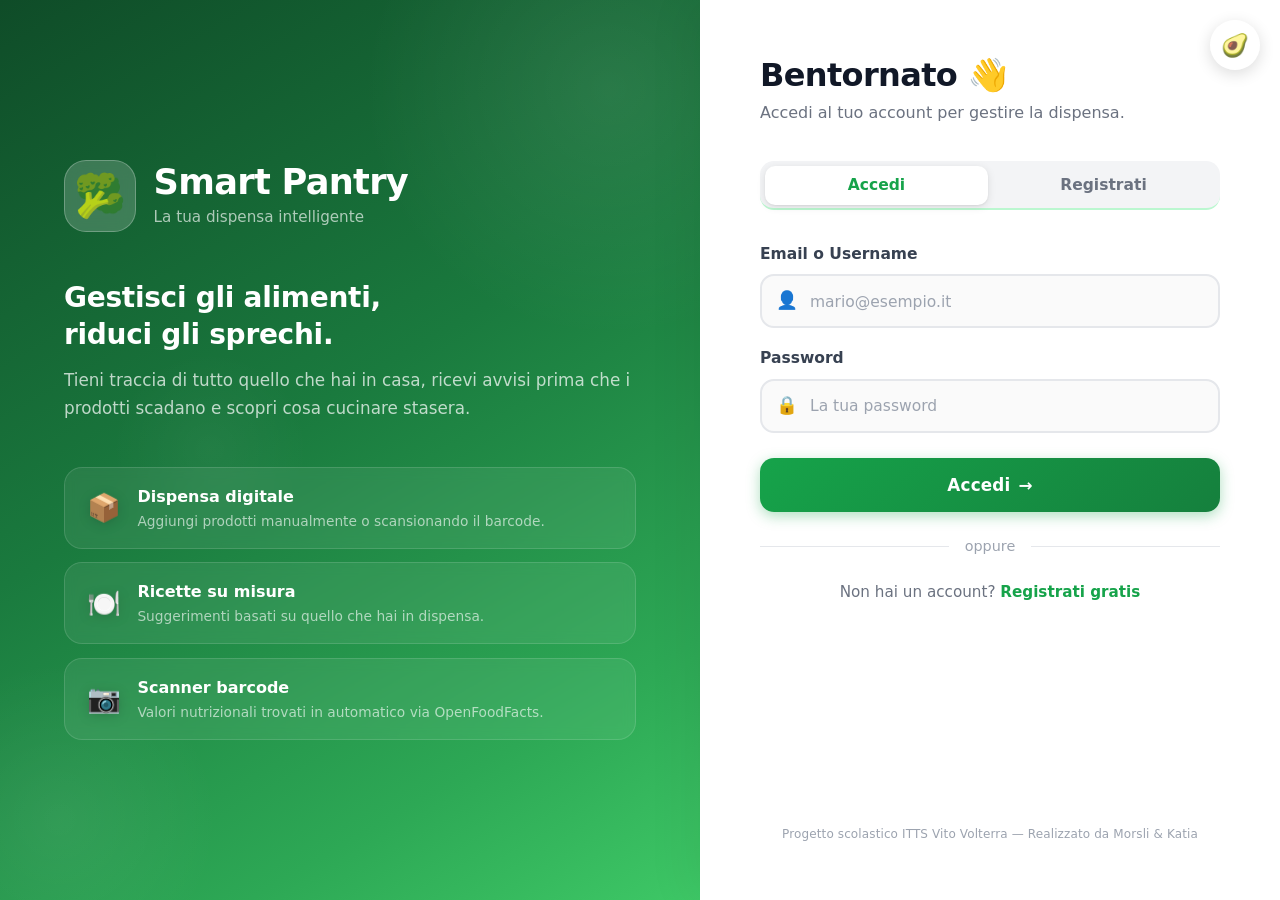
<file: frontend/recipes.html>
<!DOCTYPE html>
<html lang="it">
<head>
    <meta charset="UTF-8">
    <meta name="viewport" content="width=device-width, initial-scale=1.0">
    <title>Smart Pantry — Ricette</title>
    <link rel="stylesheet" href="css/style.css">
    <script>(function(){var t=localStorage.getItem("sp-theme");if(t)document.documentElement.setAttribute("data-theme",t);})();</script>
    <style>
        .hidden { display: none !important; }
        .border-success { border-top: 3px solid var(--success); }
        #recipes-stats { display: none; gap: 1rem; margin-bottom: 1.25rem; flex-wrap: wrap; }

        /* ---- Filtro intolleranze ---- */
        .intolerance-section {
            margin-bottom: 1rem;
        }
        .intolerance-toggle {
            display: flex;
            align-items: center;
            gap: 0.6rem;
            cursor: pointer;
            background: none;
            border: none;
            font-size: 0.88rem;
            font-weight: 600;
            color: var(--text-light);
            padding: 0;
            transition: color var(--transition);
        }
        .intolerance-toggle:hover { color: var(--primary); }
        .intolerance-toggle .toggle-arrow {
            font-size: 0.72rem;
            transition: transform 0.2s;
        }
        .intolerance-toggle.open .toggle-arrow { transform: rotate(180deg); }
        .intolerance-badge {
            display: inline-flex;
            align-items: center;
            justify-content: center;
            width: 20px;
            height: 20px;
            border-radius: 50%;
            background: var(--primary);
            color: white;
            font-size: 0.7rem;
            font-weight: 700;
            flex-shrink: 0;
        }

        .intolerance-pills {
            display: flex;
            flex-wrap: wrap;
            gap: 0.45rem;
            margin-top: 0.75rem;
            padding: 0.9rem 1rem;
            background: var(--green-50);
            border-radius: var(--radius);
            border: 1px solid var(--border-light);
            animation: fadeInUp 0.2s ease both;
        }
        [data-theme="dark"] .intolerance-pills {
            background: rgba(15,42,26,0.35);
            border-color: #2d3d58;
        }

        .intol-pill {
            display: inline-flex;
            align-items: center;
            gap: 0.35rem;
            padding: 0.3rem 0.8rem;
            border: 1.5px solid var(--border);
            border-radius: var(--radius-full);
            font-size: 0.82rem;
            font-weight: 600;
            color: var(--text-light);
            background: var(--white);
            cursor: pointer;
            transition: all 0.18s;
            user-select: none;
        }
        .intol-pill:hover {
            border-color: var(--primary);
            color: var(--primary);
        }
        .intol-pill.selected {
            background: var(--primary);
            border-color: var(--primary);
            color: white;
        }
        .intol-pill.selected .intol-icon { filter: brightness(10); }

        [data-theme="dark"] .intol-pill {
            background: #182438;
            border-color: #2d3d58;
            color: #8fa3bb;
        }
        [data-theme="dark"] .intol-pill:hover { border-color: #3fb950; color: #3fb950; }
        [data-theme="dark"] .intol-pill.selected { background: #3fb950; border-color: #3fb950; color: #0d1626; }

        .intolerance-hint {
            font-size: 0.76rem;
            color: var(--text-muted);
            margin-top: 0.5rem;
            width: 100%;
        }

        /* Active filter strip */
        #active-intolerances-bar {
            display: none;
            align-items: center;
            gap: 0.5rem;
            flex-wrap: wrap;
            margin-bottom: 1rem;
            padding: 0.5rem 0.75rem;
            background: rgba(239,68,68,0.07);
            border: 1px solid rgba(239,68,68,0.2);
            border-radius: var(--radius);
            font-size: 0.82rem;
            color: var(--danger);
            font-weight: 600;
        }
        #active-intolerances-bar .bar-label { flex-shrink: 0; }
        #active-intolerances-bar .intol-tag {
            display: inline-flex;
            align-items: center;
            gap: 0.25rem;
            padding: 0.15rem 0.55rem;
            background: rgba(239,68,68,0.12);
            border-radius: var(--radius-full);
            font-size: 0.78rem;
            font-weight: 700;
        }
        #active-intolerances-bar .bar-clear {
            margin-left: auto;
            background: none;
            border: none;
            color: var(--text-muted);
            cursor: pointer;
            font-size: 0.8rem;
            padding: 0 0.25rem;
            white-space: nowrap;
        }
        #active-intolerances-bar .bar-clear:hover { color: var(--danger); }

        .search-info {
            font-size: 0.88rem;
            color: var(--text-light);
            margin-bottom: 1rem;
        }
    </style>
</head>
<body>

<nav class="drawer" id="drawer">
    <div class="drawer-header">
        <div class="drawer-brand">
            <div class="brand-mark"></div>
            <span>Smart Pantry</span>
        </div>
        <button class="drawer-close" id="drawer-close">&times;</button>
    </div>
    <div class="drawer-nav">
        <a href="dashboard.html" class="nav-link">Dashboard</a>
        <a href="pantry.html" class="nav-link">Dispensa</a>
        <a href="scanner.html" class="nav-link">Aggiungi prodotto</a>
        <a href="recipes.html" class="nav-link active">Ricette</a>
        <a href="meals.html"   class="nav-link">Piano pasti</a>
        <a href="supermercati.html" class="nav-link">Supermercati</a>
        <a href="gruppo.html"       class="nav-link">Gruppo</a>
    </div>
    <div class="drawer-footer">
        <div class="user-chip">
            <div class="user-avatar" id="sidebar-avatar">U</div>
            <span class="user-name" id="sidebar-username">Utente</span>
        </div>
        <button class="btn btn-ghost btn-sm" id="btn-logout">Esci</button>
    </div>
</nav>
<div class="drawer-overlay" id="drawer-overlay"></div>

<div class="app">
    <header class="topbar">
        <button class="hamburger" id="hamburger" aria-label="Menu">
            <span></span><span></span><span></span>
        </button>
        <h1 class="page-title">Ricette</h1>
        <div class="topbar-end">
            <button class="theme-toggle-app" id="theme-toggle" title="Tema"><span id="theme-icon">🥑</span></button>
            <button id="btn-reload" class="btn btn-outline btn-sm">Aggiorna</button>
        </div>
    </header>

    <main class="page-content">

        <!-- Intro -->
        <div class="page-intro">
            <h2>Le tue ricette</h2>
            <p>Scopri ricette consigliate in base alla tua dispensa oppure cerca qualsiasi piatto.</p>
        </div>

        <!-- Tab pillola -->
        <div class="pill-tabs">
            <button class="pill-tab active" data-tab="suggested">Consigliate</button>
            <button class="pill-tab" data-tab="search">Cerca ricetta</button>
        </div>

        <!-- ===== SEZIONE: RICETTE CONSIGLIATE ===== -->
        <div id="section-suggested">

            <!-- Toggle solo dispensa -->
            <div style="display:flex; align-items:center; gap:1.5rem; margin-bottom:1.25rem; flex-wrap:wrap;">
                <label class="toggle-label">
                    <label class="toggle-switch">
                        <input type="checkbox" id="toggle-pantry-only">
                        <span class="toggle-slider"></span>
                    </label>
                    <span>Solo ingredienti in dispensa</span>
                </label>
                <p style="font-size:0.85rem; color:var(--text-light); margin:0;">
                    Ricette ordinate per compatibilità con la tua dispensa.
                </p>
            </div>

            <!-- Statistiche risultati -->
            <div id="recipes-stats" class="stats-grid"></div>

            <!-- Griglia ricette -->
            <div class="recipes-grid" id="recipes-grid">
                <div class="loading" style="grid-column:1/-1; padding:3rem;">
                    <div class="spinner"></div>
                    <span>Caricamento ricette…</span>
                </div>
            </div>
        </div>

        <!-- ===== SEZIONE: CERCA RICETTA ===== -->
        <div id="section-search" class="hidden">

            <div class="card" style="margin-bottom:1.25rem;">
                <div class="card-header">
                    <span class="card-title">Cerca una ricetta</span>
                </div>
                <div class="card-body">

                    <!-- Barra di ricerca -->
                    <div style="display:flex; gap:0.6rem; margin-bottom:1rem;">
                        <input class="form-control" type="text" id="search-query"
                               placeholder="es. pizza, pasta al pesto, tiramisù…"
                               autocomplete="off" style="flex:1;">
                        <button id="btn-search" class="btn btn-primary">Cerca</button>
                    </div>

                    <!-- Suggerimenti rapidi -->
                    <div id="search-suggestions" style="margin-bottom:1rem;">
                        <p style="font-size:0.82rem; color:var(--text-light); margin-bottom:0.5rem;">Cerca ad esempio:</p>
                        <div style="display:flex; flex-wrap:wrap; gap:0.4rem;">
                            <button class="filter-btn" onclick="quickSearch('pizza')">pizza</button>
                            <button class="filter-btn" onclick="quickSearch('pasta')">pasta</button>
                            <button class="filter-btn" onclick="quickSearch('risotto')">risotto</button>
                            <button class="filter-btn" onclick="quickSearch('pollo')">pollo</button>
                            <button class="filter-btn" onclick="quickSearch('insalata')">insalata</button>
                            <button class="filter-btn" onclick="quickSearch('dolce')">dolce</button>
                            <button class="filter-btn" onclick="quickSearch('zuppa')">zuppa</button>
                            <button class="filter-btn" onclick="quickSearch('frittata')">frittata</button>
                        </div>
                    </div>

                    <!-- ---- Filtro intolleranze ---- -->
                    <div class="intolerance-section">
                        <button class="intolerance-toggle" id="btn-intol-toggle" type="button">
                            <span>⚠️ Filtro intolleranze</span>
                            <span class="intolerance-badge" id="intol-count-badge" style="display:none;">0</span>
                            <span class="toggle-arrow">▾</span>
                        </button>

                        <div id="intol-pills-wrap" class="intolerance-pills hidden">
                            <!-- Pillole generate da JS -->
                            <span class="intolerance-hint">Seleziona le intolleranze da escludere dai risultati</span>
                        </div>
                    </div>

                </div>
            </div>

            <!-- Barra intolleranze attive (sopra i risultati) -->
            <div id="active-intolerances-bar">
                <span class="bar-label">Escluso:</span>
                <span id="active-intol-tags"></span>
                <button class="bar-clear" id="btn-clear-intol">Rimuovi filtri ✕</button>
            </div>

            <!-- Info risultati -->
            <div id="search-info" class="search-info" style="display:none;">
                Risultati per: <strong id="search-query-label"></strong>
                <span id="search-count"></span>
            </div>

            <!-- Loader ricerca -->
            <div id="search-loader" class="loading" style="display:none; padding:2rem;">
                <div class="spinner"></div>
                <span>Ricerca in corso…</span>
            </div>

            <!-- Griglia risultati ricerca -->
            <div class="recipes-grid" id="search-grid"></div>
        </div>

    </main>
    <footer class="site-footer">
        Progetto scolastico ITTS Vito Volterra
        <span class="footer-sep">—</span>
        Realizzato da Morsli &amp; Katia
    </footer>
</div>

<!-- ===== MODAL: Dettagli ricetta ===== -->
<div class="modal-overlay" id="modal-recipe-detail">
    <div class="modal" style="max-width:620px;">
        <div class="modal-header">
            <span class="modal-title" id="recipe-detail-title">Dettagli ricetta</span>
            <button class="modal-close" onclick="closeModal('modal-recipe-detail')">×</button>
        </div>
        <div class="modal-body" id="recipe-detail-body" style="max-height:75vh; overflow-y:auto;"></div>
    </div>
</div>

<script src="js/api.js"></script>
<script src="js/recipes.js"></script>
<script src="js/theme.js"></script>
</body>
</html>
</file>
<file: frontend/css/style.css>
/* ============================================================
   Smart Pantry — Foglio di stile principale v3
   CSS vanilla con variabili custom, nessun framework
   ============================================================ */

/* ---------- Variabili colore e tema ---------- */
:root {
    /* Palette verde principale */
    --primary:        #16a34a;
    --primary-dark:   #14532d;
    --primary-light:  #22c55e;
    --primary-bg:     #dcfce7;

    /* Sfumature background */
    --green-50:       #f0fdf4;
    --green-100:      #dcfce7;
    --green-150:      #bbf7d0;
    --green-200:      #86efac;
    --green-300:      #4ade80;
    --green-700:      #15803d;
    --green-900:      #14532d;   /* drawer scuro */

    --accent:         #f97316;
    --warning:        #f59e0b;
    --warning-bg:     #fffbeb;
    --danger:         #ef4444;
    --danger-bg:      #fef2f2;
    --success:        #22c55e;
    --success-bg:     #f0fdf4;
    --info:           #3b82f6;
    --info-bg:        #eff6ff;

    --text:           #0f2d1a;
    --text-light:     #374c3a;
    --text-muted:     #6b8c72;
    --border:         #bbf7d0;
    --border-light:   #dcfce7;
    --white:          #ffffff;
    --bg:             #e8f5e9;         /* sfondo verde chiaro visibile */
    --bg-2:           #c8e6c9;

    --shadow-sm:      0 1px 4px rgba(0,0,0,0.07);
    --shadow:         0 4px 16px rgba(0,0,0,0.09), 0 1px 4px rgba(0,0,0,0.05);
    --shadow-md:      0 8px 28px rgba(0,0,0,0.12), 0 2px 8px rgba(0,0,0,0.06);
    --shadow-lg:      0 20px 48px rgba(0,0,0,0.14), 0 6px 16px rgba(0,0,0,0.07);

    --radius-sm:      10px;
    --radius:         16px;
    --radius-lg:      22px;
    --radius-full:    9999px;

    --nav-width:      256px;
    --topbar-height:  64px;
    --transition:     0.2s ease;
    --transition-med: 0.3s cubic-bezier(0.4, 0, 0.2, 1);
}

/* ---------- Tema scuro ---------- */
[data-theme="dark"] {
    --primary:        #3fb950;
    --primary-dark:   #238636;
    --primary-light:  #56d364;
    --primary-bg:     #0f2a1a;

    --green-50:       #0d1f15;
    --green-100:      #0f2a1a;
    --green-150:      #173d22;
    --green-900:      #0d1626;

    --accent:         #f0883e;
    --warning:        #d29922;
    --warning-bg:     #1e1a0c;
    --danger:         #f85149;
    --danger-bg:      #2a1a1a;
    --success:        #3fb950;
    --success-bg:     #0f2a1a;
    --info:           #58a6ff;
    --info-bg:        #0d1d3a;

    --text:           #dce6f0;
    --text-light:     #8fa3bb;
    --text-muted:     #6a82a0;
    --border:         #2d3d58;
    --border-light:   #1e2e47;
    --white:          #182438;
    --bg:             #111c30;
    --bg-2:           #182438;

    --shadow-sm:      0 1px 4px rgba(0,0,0,0.35);
    --shadow:         0 4px 16px rgba(0,0,0,0.45), 0 1px 4px rgba(0,0,0,0.25);
    --shadow-md:      0 8px 28px rgba(0,0,0,0.55), 0 2px 8px rgba(0,0,0,0.25);
    --shadow-lg:      0 20px 48px rgba(0,0,0,0.65), 0 6px 16px rgba(0,0,0,0.35);
}

/* Sfondo body in dark */
[data-theme="dark"] body {
    background: linear-gradient(160deg, #0d1626 0%, #111c30 50%, #0f1a2a 100%);
}

/* Drawer in dark — gradiente verde scuro */
[data-theme="dark"] .drawer { background: linear-gradient(180deg, #0a2614 0%, #06180c 60%, #040e07 100%); }

/* Topbar in dark */
[data-theme="dark"] .topbar {
    background: rgba(10,18,32,0.96);
    border-bottom-color: #2d3d58;
}
[data-theme="dark"] .topbar .page-title { color: #dce6f0; }
[data-theme="dark"] .hamburger span { background: #c0cfe0; }
[data-theme="dark"] .hamburger:hover { background: #1a2a42; }

/* Stat cards in dark */
[data-theme="dark"] .stat-card {
    background: rgba(24,36,56,0.92);
    border-color: #2d3d58;
}
[data-theme="dark"] .stat-card:hover { background: rgba(30,46,68,0.96); }
[data-theme="dark"] .stat-value { color: #dce6f0; }
[data-theme="dark"] .stat-label { color: #8fa3bb; }

/* Card generica in dark */
[data-theme="dark"] .card {
    background: rgba(24,36,56,0.96);
    border-color: #2d3d58;
}
[data-theme="dark"] .card:hover { background: rgba(30,46,68,0.99); }
[data-theme="dark"] .card-header {
    border-bottom-color: #2d3d58;
    background: linear-gradient(135deg, rgba(15,42,26,0.35), transparent);
}
[data-theme="dark"] .card-title  { color: #dce6f0; }

/* Pill-tabs in dark */
[data-theme="dark"] .pill-tabs { background: #182438; border-color: #2d3d58; }

/* Form controls in dark */
[data-theme="dark"] .form-control {
    background: #0d1626;
    border-color: #2d3d58;
    color: #dce6f0;
}
[data-theme="dark"] .form-control:focus {
    border-color: #3fb950;
    box-shadow: 0 0 0 3px rgba(63,185,80,0.12);
}
[data-theme="dark"] .form-control::placeholder { color: #4a5a78; }
[data-theme="dark"] .form-label { color: #c0cfe0; }
[data-theme="dark"] .form-hint  { color: #6a82a0; }

/* Select e option in dark */
[data-theme="dark"] select.form-control option { background: #182438; }

/* Bottoni in dark */
[data-theme="dark"] .btn-secondary {
    background: #1a2a42;
    border-color: #2d3d58;
    color: #c0cfe0;
}
[data-theme="dark"] .btn-secondary:hover { background: #243450; color: #dce6f0; }
[data-theme="dark"] .btn-outline { border-color: #3fb950; color: #3fb950; }
[data-theme="dark"] .btn-outline:hover { background: #3fb950; color: #0d1626; }
[data-theme="dark"] .btn-ghost {
    background: rgba(255,255,255,0.05);
    border-color: rgba(255,255,255,0.10);
}
[data-theme="dark"] .btn-ghost:hover { background: rgba(255,255,255,0.10); }

/* Alert in dark */
[data-theme="dark"] .alert-success { background: #0f2a1a; color: #3fb950; border-color: #238636; }
[data-theme="dark"] .alert-warning { background: #1e1a0c; color: #d29922; border-color: #9e6a03; }
[data-theme="dark"] .alert-danger  { background: #2a1a1a; color: #f85149; border-color: #6e3232; }
[data-theme="dark"] .alert-info    { background: #0d1d3a; color: #58a6ff; border-color: #1f4785; }

/* Badge in dark */
[data-theme="dark"] .badge-ok      { background: #0f2a1a; color: #3fb950; }
[data-theme="dark"] .badge-expiring{ background: #1e1a0c; color: #d29922; }
[data-theme="dark"] .badge-expired { background: #2a1a1a; color: #f85149; }
[data-theme="dark"] .badge-green   { background: #0f2a1a; color: #3fb950; }

/* Modal in dark */
[data-theme="dark"] .modal {
    background: #182438;
    border: 1px solid #2d3d58;
}
[data-theme="dark"] .modal-header { border-bottom-color: #2d3d58; }
[data-theme="dark"] .modal-title  { color: #dce6f0; }
[data-theme="dark"] .modal-close  { color: #8fa3bb; }
[data-theme="dark"] .modal-close:hover { background: #1a2a42; color: #dce6f0; }

/* Filtri / pill-tabs in dark */
[data-theme="dark"] .filter-btn {
    background: #182438;
    border-color: #2d3d58;
    color: #8fa3bb;
}
[data-theme="dark"] .filter-btn:hover  { border-color: #3fb950; color: #3fb950; }
[data-theme="dark"] .filter-btn.active { background: #0f2a1a; border-color: #3fb950; color: #3fb950; }
[data-theme="dark"] .pill-tab { color: #8fa3bb; }
[data-theme="dark"] .pill-tab.active { background: #3fb950; color: #0d1626; }

/* Ingredient tag in dark */
[data-theme="dark"] .ingredient-tag         { background: #182438; border-color: #2d3d58; color: #c0cfe0; }
[data-theme="dark"] .ingredient-tag.available{ background: #0f2a1a; border-color: #238636; color: #3fb950; }
[data-theme="dark"] .ingredient-tag.missing  { background: #2a1a1a; border-color: #6e3232; color: #f85149; }

/* Recipe card in dark */
[data-theme="dark"] .recipe-card {
    background: #182438;
    border-color: #2d3d58;
}
[data-theme="dark"] .recipe-title  { color: #dce6f0; }
[data-theme="dark"] .recipe-footer { border-top-color: #2d3d58; }
[data-theme="dark"] .recipe-image-placeholder { background: #1a2a42; }

/* Pantry grid cards in dark */
[data-theme="dark"] .product-card {
    background: rgba(24,36,56,0.96);
    border-color: #2d3d58;
}
[data-theme="dark"] .product-card:hover { background: rgba(30,46,68,0.99); }
[data-theme="dark"] .product-name  { color: #dce6f0; }
[data-theme="dark"] .product-brand { color: #8fa3bb; }
[data-theme="dark"] .product-image-placeholder { background: linear-gradient(135deg, #0f2a1a, #0d1d3a); }

/* Empty state in dark */
[data-theme="dark"] .empty-state { color: #8fa3bb; }

/* Toast in dark */
[data-theme="dark"] .toast { background: #1a2a42; border-color: #2d3d58; color: #dce6f0; }

/* Nutrition panel in dark */
[data-theme="dark"] .nutrition-panel { background: #0d1626; border-color: #2d3d58; }
[data-theme="dark"] .nutrition-panel-title { color: #c0cfe0; }
[data-theme="dark"] .nutrient-name { color: #8fa3bb; }
[data-theme="dark"] .nutrient-bar-wrap { background: #2d3d58; }

/* View toggle in dark */
[data-theme="dark"] .view-toggle { background: #182438; border-color: #2d3d58; }
[data-theme="dark"] .view-btn { color: #8fa3bb; }
[data-theme="dark"] .view-btn.active { background: #0f2a1a; color: #3fb950; }

/* Search box in dark */
[data-theme="dark"] .search-box input { background: #0d1626; }

/* Ing detail popup in dark */
[data-theme="dark"] .ing-detail-item.available { background: rgba(63,185,80,0.08); }
[data-theme="dark"] .ing-detail-item.missing   { background: rgba(248,81,73,0.08); }

/* Bottone tema (nelle pagine app) */
.theme-toggle-app {
    width: 38px;
    height: 38px;
    border-radius: 50%;
    border: 1px solid rgba(255,255,255,0.22);
    background: rgba(255,255,255,0.12);
    backdrop-filter: blur(8px);
    -webkit-backdrop-filter: blur(8px);
    cursor: pointer;
    font-size: 1.2rem;
    display: flex;
    align-items: center;
    justify-content: center;
    transition: transform 0.22s cubic-bezier(0.4,0,0.2,1), background 0.22s;
    flex-shrink: 0;
}
.theme-toggle-app:hover {
    transform: scale(1.14) rotate(12deg);
    background: rgba(255,255,255,0.2);
}
.theme-toggle-app:active { transform: scale(0.95); }
[data-theme="dark"] .theme-toggle-app {
    background: rgba(255,255,255,0.08);
    border-color: rgba(255,255,255,0.14);
}

/* ---------- Reset e base ---------- */
*, *::before, *::after {
    box-sizing: border-box;
    margin: 0;
    padding: 0;
}

html {
    font-size: 16px;
    scroll-behavior: smooth;
}

body {
    font-family: 'Segoe UI', system-ui, -apple-system, sans-serif;
    background: linear-gradient(160deg, #d4edda 0%, #e8f5e9 40%, #c8e6c9 100%);
    background-attachment: fixed;
    color: var(--text);
    line-height: 1.6;
    min-height: 100vh;
}

/* ---------- Animazioni ---------- */
@keyframes fadeInUp {
    from { opacity: 0; transform: translateY(18px); }
    to   { opacity: 1; transform: translateY(0); }
}
@keyframes fadeIn {
    from { opacity: 0; }
    to   { opacity: 1; }
}
@keyframes scaleIn {
    from { opacity: 0; transform: scale(0.95); }
    to   { opacity: 1; transform: scale(1); }
}

a {
    color: var(--primary);
    text-decoration: none;
}

a:hover {
    color: var(--primary-dark);
    text-decoration: underline;
}

img {
    max-width: 100%;
    display: block;
}

button {
    cursor: pointer;
    font-family: inherit;
}

input, select, textarea {
    font-family: inherit;
    font-size: 1rem;
}

/* ---------- Layout pagina autenticazione (login/register) ---------- */
.auth-page {
    min-height: 100vh;
    display: flex;
    align-items: center;
    justify-content: center;
    background: linear-gradient(135deg, var(--primary-dark) 0%, var(--primary) 50%, var(--primary-light) 100%);
    padding: 1rem;
}

.auth-card {
    background: var(--white);
    border-radius: var(--radius-lg);
    padding: 2.5rem;
    width: 100%;
    max-width: 420px;
    box-shadow: var(--shadow-lg);
}

.auth-logo {
    text-align: center;
    margin-bottom: 2rem;
}

.auth-logo .logo-icon {
    font-size: 3rem;
    display: block;
    margin-bottom: 0.5rem;
}

.auth-logo h1 {
    font-size: 1.8rem;
    color: var(--primary);
    font-weight: 700;
}

.auth-logo p {
    color: var(--text-light);
    font-size: 0.9rem;
}

.auth-tabs {
    display: flex;
    border-bottom: 2px solid var(--border);
    margin-bottom: 1.5rem;
}

.auth-tab {
    flex: 1;
    padding: 0.75rem;
    background: none;
    border: none;
    font-size: 1rem;
    font-weight: 600;
    color: var(--text-light);
    cursor: pointer;
    transition: color var(--transition);
    border-bottom: 2px solid transparent;
    margin-bottom: -2px;
}

.auth-tab.active {
    color: var(--primary);
    border-bottom-color: var(--primary);
}

/* ---------- Drawer navigazione (hamburger) ---------- */
.drawer {
    position: fixed;
    top: 0;
    left: 0;
    height: 100vh;
    width: var(--nav-width);
    background: linear-gradient(180deg, #0f3d20 0%, #0a2614 60%, #071a0e 100%);
    color: #ffffff;
    display: flex;
    flex-direction: column;
    z-index: 1000;
    transform: translateX(-100%);
    transition: transform 0.32s cubic-bezier(0.4, 0, 0.2, 1);
    box-shadow: 4px 0 24px rgba(0,0,0,0.25);
}

.drawer.open {
    transform: translateX(0);
}

.drawer-overlay {
    position: fixed;
    inset: 0;
    background: rgba(0,0,0,0.45);
    z-index: 999;
    opacity: 0;
    pointer-events: none;
    transition: opacity 0.32s ease;
    backdrop-filter: blur(2px);
}

.drawer-overlay.active {
    opacity: 1;
    pointer-events: all;
}

.drawer-header {
    display: flex;
    align-items: center;
    justify-content: space-between;
    padding: 1.4rem 1.25rem 1.4rem 1.35rem;
    border-bottom: 1px solid rgba(255,255,255,0.07);
    background: transparent;
}

.drawer-brand {
    display: flex;
    align-items: center;
    gap: 0.7rem;
}

.brand-mark {
    width: 36px;
    height: 36px;
    background: rgba(255,255,255,0.1);
    border-radius: 10px;
    border: 1px solid rgba(255,255,255,0.16);
    display: flex;
    align-items: center;
    justify-content: center;
    font-size: 1.2rem;
    flex-shrink: 0;
}
.brand-mark::after { content: '🥦'; }

.drawer-brand span {
    font-size: 1.08rem;
    font-weight: 700;
    letter-spacing: -0.01em;
    color: #ffffff;
}

.drawer-close {
    background: none;
    border: none;
    color: rgba(255,255,255,0.45);
    font-size: 1.4rem;
    line-height: 1;
    cursor: pointer;
    padding: 0.3rem;
    border-radius: 8px;
    transition: color var(--transition), background var(--transition);
}

.drawer-close:hover {
    color: #ffffff;
    background: rgba(255,255,255,0.1);
}

.drawer-nav {
    flex: 1;
    padding: 0.85rem 0;
    overflow-y: auto;
}

/* Icone via CSS — nessuna modifica agli HTML */
.nav-link[href="dashboard.html"]::before    { content: "📊"; }
.nav-link[href="pantry.html"]::before       { content: "📦"; }
.nav-link[href="scanner.html"]::before      { content: "➕"; }
.nav-link[href="recipes.html"]::before      { content: "🍴"; }
.nav-link[href="meals.html"]::before        { content: "📅"; }
.nav-link[href="supermercati.html"]::before { content: "🛒"; }
.nav-link[href="gruppo.html"]::before       { content: "👥"; }

.nav-link::before {
    font-size: 1rem;
    width: 22px;
    text-align: center;
    flex-shrink: 0;
    opacity: 0.75;
    transition: opacity var(--transition);
}

.nav-link {
    display: flex;
    align-items: center;
    gap: 0.7rem;
    padding: 0.65rem 1.1rem;
    margin: 0.15rem 0.75rem;
    color: rgba(255,255,255,0.62);
    font-size: 0.9rem;
    font-weight: 500;
    text-decoration: none;
    border-left: none;
    border-radius: 10px;
    transition: background var(--transition), color var(--transition), transform var(--transition);
}

.nav-link:hover {
    background: rgba(255,255,255,0.08);
    color: #ffffff;
    text-decoration: none;
    transform: translateX(3px);
}
.nav-link:hover::before { opacity: 1; }

.nav-link.active {
    background: rgba(74,222,128,0.15);
    color: #ffffff;
    font-weight: 600;
    box-shadow: inset 3px 0 0 #4ade80;
    border-radius: 0 10px 10px 0;
    margin-left: 0;
    padding-left: 1.85rem;
}
.nav-link.active::before { opacity: 1; }

.drawer-footer {
    padding: 1rem 1.25rem;
    border-top: 1px solid rgba(255,255,255,0.07);
    background: rgba(0,0,0,0.12);
    display: flex;
    align-items: center;
    justify-content: space-between;
    gap: 0.75rem;
}

.user-chip {
    display: flex;
    align-items: center;
    gap: 0.6rem;
    min-width: 0;
}

.user-avatar {
    width: 36px;
    height: 36px;
    border-radius: 50%;
    background: linear-gradient(135deg, #4ade80, #16a34a);
    border: 2px solid rgba(255,255,255,0.2);
    display: flex;
    align-items: center;
    justify-content: center;
    font-weight: 700;
    font-size: 0.88rem;
    color: #ffffff;
    flex-shrink: 0;
}

.user-name {
    font-size: 0.88rem;
    font-weight: 600;
    color: rgba(255,255,255,0.85);
    white-space: nowrap;
    overflow: hidden;
    text-overflow: ellipsis;
}

/* ---------- Layout principale (senza sidebar fissa) ---------- */
.app {
    min-height: 100vh;
    display: flex;
    flex-direction: column;
}

/* Compatibilità con vecchio .app-layout + .main-content */
.app-layout { display: flex; min-height: 100vh; }
.main-content { margin-left: var(--nav-width); flex: 1; display: flex; flex-direction: column; min-height: 100vh; }

.topbar {
    height: var(--topbar-height);
    background: linear-gradient(135deg, #14532d 0%, #15803d 100%);
    border-bottom: none;
    box-shadow: 0 2px 12px rgba(0,0,0,0.18);
    display: flex;
    align-items: center;
    padding: 0 1.5rem;
    position: sticky;
    top: 0;
    z-index: 50;
    gap: 0.75rem;
}

.page-title {
    flex: 1;
    text-align: center;
    font-size: 1.4rem;
    font-weight: 800;
    color: #ffffff !important;
    white-space: nowrap;
    overflow: hidden;
    text-overflow: ellipsis;
    letter-spacing: -0.02em;
    padding: 0 0.5rem;
}

.topbar-title {
    flex: 1;
    text-align: center;
    font-size: 1.4rem;
    font-weight: 800;
    color: #ffffff !important;
    white-space: nowrap;
    overflow: hidden;
    text-overflow: ellipsis;
    letter-spacing: -0.02em;
    padding: 0 0.5rem;
}

.hamburger span {
    background: #ffffff !important;
}

.topbar-end {
    display: flex;
    align-items: center;
    gap: 0.75rem;
}

.topbar-actions {
    display: flex;
    align-items: center;
    gap: 0.75rem;
}

/* Bottoni nella topbar su sfondo verde scuro */
.topbar .btn-primary {
    background: rgba(255,255,255,0.95);
    color: #14532d;
    border-color: transparent;
    box-shadow: 0 2px 8px rgba(0,0,0,0.22);
    font-weight: 700;
}
.topbar .btn-primary:hover {
    background: #ffffff;
    color: #15803d;
    box-shadow: 0 4px 14px rgba(0,0,0,0.28);
    transform: translateY(-1px);
}
.topbar .btn-outline {
    border-color: rgba(255,255,255,0.6);
    color: #ffffff;
    background: rgba(255,255,255,0.1);
}
.topbar .btn-outline:hover {
    background: rgba(255,255,255,0.2);
    border-color: rgba(255,255,255,0.9);
    color: #ffffff;
}

.page-content {
    padding: 2rem;
    flex: 1;
    max-width: 1400px;
    width: 100%;
    margin: 0 auto;
}

/* ---------- Hamburger (3 linee CSS) ---------- */
.hamburger {
    width: 40px;
    height: 40px;
    background: none;
    border: none;
    border-radius: 8px;
    cursor: pointer;
    display: flex;
    flex-direction: column;
    align-items: center;
    justify-content: center;
    gap: 5px;
    padding: 0;
    flex-shrink: 0;
    transition: background var(--transition);
}

.hamburger span {
    display: block;
    width: 20px;
    height: 2px;
    background: var(--text);
    border-radius: 2px;
    transition: all var(--transition);
}

.hamburger:hover {
    background: var(--green-100);
}

/* ---------- Bottone ghost (drawer logout) ---------- */
.btn-ghost {
    background: rgba(255,255,255,0.08);
    border: 1px solid rgba(255,255,255,0.18);
    color: rgba(255,255,255,0.8);
}

.btn-ghost:hover {
    background: rgba(255,255,255,0.16);
    color: var(--white);
}

/* ---------- Stat orb (icone statistiche senza emoji) ---------- */
.stat-orb {
    width: 44px;
    height: 44px;
    border-radius: 12px;
    flex-shrink: 0;
}

.stat-orb.green  { background: linear-gradient(135deg, #4ade80, #16a34a); }
.stat-orb.amber  { background: linear-gradient(135deg, #fbbf24, #d97706); }
.stat-orb.red    { background: linear-gradient(135deg, #f87171, #dc2626); }
.stat-orb.blue   { background: linear-gradient(135deg, #60a5fa, #2563eb); }

/* ---------- Componenti UI ---------- */

/* Bottoni */
.btn {
    display: inline-flex;
    align-items: center;
    justify-content: center;
    gap: 0.5rem;
    padding: 0.6rem 1.35rem;
    border: none;
    border-radius: var(--radius-full);
    font-size: 0.9rem;
    font-weight: 600;
    cursor: pointer;
    transition: all var(--transition-med);
    text-decoration: none;
    white-space: nowrap;
    letter-spacing: 0.01em;
}

.btn:hover {
    text-decoration: none;
    transform: translateY(-2px);
    box-shadow: var(--shadow);
}

.btn:active {
    transform: translateY(0);
    box-shadow: none;
}

.btn-primary {
    background: linear-gradient(135deg, var(--primary-light), var(--primary-dark));
    color: white;
    box-shadow: 0 2px 8px rgba(22,163,74,0.30);
}

.btn-primary:hover {
    background: linear-gradient(135deg, #34d572, var(--primary));
    color: white;
    box-shadow: 0 4px 16px rgba(22,163,74,0.40);
}

.btn-secondary {
    background: var(--bg-2);
    color: var(--text);
    border: 1px solid var(--border);
}

.btn-secondary:hover {
    background: var(--border);
    color: var(--text);
}

.btn-danger {
    background: linear-gradient(135deg, #f87171, #dc2626);
    color: white;
    box-shadow: 0 2px 8px rgba(239,68,68,0.25);
}

.btn-danger:hover {
    background: linear-gradient(135deg, #ef4444, #b91c1c);
    color: white;
}

.btn-warning {
    background: linear-gradient(135deg, #fbbf24, #d97706);
    color: white;
}

.btn-outline {
    background: transparent;
    border: 2px solid var(--primary);
    color: var(--primary);
}

.btn-outline:hover {
    background: var(--primary);
    color: white;
}

.btn-sm {
    padding: 0.38rem 0.9rem;
    font-size: 0.82rem;
}

.btn-lg {
    padding: 0.85rem 2rem;
    font-size: 1rem;
}

.btn-full {
    width: 100%;
}

.btn:disabled {
    opacity: 0.55;
    cursor: not-allowed;
    transform: none;
    box-shadow: none;
}

/* Card */
.card {
    background: rgba(255,255,255,0.75);
    backdrop-filter: blur(8px);
    -webkit-backdrop-filter: blur(8px);
    border-radius: var(--radius-lg);
    box-shadow: var(--shadow);
    border: 1px solid rgba(255,255,255,0.9);
    overflow: hidden;
    transition: transform var(--transition-med), box-shadow var(--transition-med);
    animation: fadeInUp 0.45s ease both;
}

.card:hover {
    transform: translateY(-3px);
    box-shadow: var(--shadow-md);
    background: rgba(255,255,255,0.88);
}

.card-header {
    padding: 1.1rem 1.4rem;
    border-bottom: 1px solid rgba(187,247,208,0.6);
    display: flex;
    align-items: center;
    gap: 0.75rem;
    background: linear-gradient(135deg, rgba(220,252,231,0.5), rgba(255,255,255,0));
}

.card-title {
    font-size: 1rem;
    font-weight: 700;
    color: var(--text);
    flex: 1;
}

.card-body {
    padding: 1.25rem;
}

/* Statistiche dashboard */
.stats-grid {
    display: grid;
    grid-template-columns: repeat(auto-fit, minmax(180px, 1fr));
    gap: 1rem;
    margin-bottom: 1.5rem;
}

.stat-card {
    background: rgba(255,255,255,0.75);
    backdrop-filter: blur(8px);
    -webkit-backdrop-filter: blur(8px);
    border-radius: var(--radius-lg);
    padding: 1.5rem 1.75rem;
    box-shadow: var(--shadow);
    border: 1px solid rgba(255,255,255,0.9);
    display: flex;
    align-items: center;
    gap: 1.25rem;
    transition: transform var(--transition-med), box-shadow var(--transition-med), background var(--transition-med);
    animation: fadeInUp 0.45s ease both;
}

.stat-card:hover {
    transform: translateY(-4px);
    box-shadow: var(--shadow-md);
    background: rgba(255,255,255,0.92);
}

.stat-value {
    font-size: 2.2rem;
    font-weight: 800;
    color: var(--text);
    line-height: 1;
}

.stat-label {
    font-size: 0.82rem;
    color: var(--text-light);
    margin-top: 0.25rem;
    font-weight: 500;
}

.stat-icon {
    width: 48px;
    height: 48px;
    border-radius: var(--radius);
    display: flex;
    align-items: center;
    justify-content: center;
    font-size: 1.5rem;
    flex-shrink: 0;
}

.stat-icon.green  { background: var(--success-bg); }
.stat-icon.yellow { background: var(--warning-bg); }
.stat-icon.red    { background: var(--danger-bg); }
.stat-icon.blue   { background: var(--info-bg); }

.stat-info {
    flex: 1;
}

.stat-value {
    font-size: 1.8rem;
    font-weight: 800;
    color: var(--text);
    line-height: 1;
}

.stat-label {
    font-size: 0.82rem;
    color: var(--text-light);
    margin-top: 0.2rem;
}

/* Campi modulo */
.form-group {
    margin-bottom: 1.1rem;
}

.form-label {
    display: block;
    font-size: 0.88rem;
    font-weight: 600;
    color: var(--text);
    margin-bottom: 0.4rem;
}

.form-control {
    width: 100%;
    padding: 0.7rem 1rem;
    border: 1.5px solid rgba(187,247,208,0.8);
    border-radius: var(--radius);
    font-size: 0.95rem;
    color: var(--text);
    background: rgba(255,255,255,0.85);
    transition: border-color var(--transition), box-shadow var(--transition), background var(--transition);
    outline: none;
}

.form-control:focus {
    border-color: var(--primary);
    box-shadow: 0 0 0 3px rgba(45,138,78,0.12);
}

.form-control::placeholder {
    color: var(--text-muted);
}

.form-row {
    display: grid;
    grid-template-columns: 1fr 1fr;
    gap: 0.75rem;
}

.form-hint {
    font-size: 0.78rem;
    color: var(--text-light);
    margin-top: 0.3rem;
}

/* Alert / Notifiche */
.alert {
    padding: 0.85rem 1rem;
    border-radius: var(--radius-sm);
    font-size: 0.9rem;
    display: flex;
    align-items: flex-start;
    gap: 0.6rem;
    margin-bottom: 1rem;
}

.alert-icon { flex-shrink: 0; font-size: 1.1rem; }

.alert-success { background: var(--success-bg); color: #2e7d32; border: 1px solid #a5d6a7; }
.alert-warning { background: var(--warning-bg); color: #e65100; border: 1px solid #ffcc80; }
.alert-danger  { background: var(--danger-bg);  color: #c62828; border: 1px solid #ef9a9a; }
.alert-info    { background: var(--info-bg);    color: #1565c0; border: 1px solid #90caf9; }

/* Badge di scadenza */
.badge {
    display: inline-block;
    padding: 0.2rem 0.55rem;
    border-radius: var(--radius-full);
    font-size: 0.75rem;
    font-weight: 700;
    white-space: nowrap;
}

.badge-ok       { background: var(--success-bg); color: var(--success); }
.badge-expiring { background: var(--warning-bg); color: #e65100; }
.badge-expired  { background: var(--danger-bg);  color: var(--danger); }
.badge-green    { background: var(--success-bg); color: var(--success); }
.badge-blue     { background: var(--info-bg);    color: var(--info); }

/* Lista prodotti dispensa */
.pantry-toolbar {
    display: flex;
    align-items: center;
    gap: 0.75rem;
    margin-bottom: 1.25rem;
    flex-wrap: wrap;
}

.pantry-toolbar .search-box {
    flex: 1;
    min-width: 200px;
    position: relative;
}

.pantry-toolbar .search-box input {
    padding-left: 2.5rem;
}

.search-icon {
    position: absolute;
    left: 0.75rem;
    top: 50%;
    transform: translateY(-50%);
    color: var(--text-light);
    pointer-events: none;
}

.pantry-grid {
    display: grid;
    grid-template-columns: repeat(auto-fill, minmax(280px, 1fr));
    gap: 1rem;
}

/* Card prodotto */
.product-card {
    background: rgba(255,255,255,0.78);
    backdrop-filter: blur(8px);
    -webkit-backdrop-filter: blur(8px);
    border-radius: var(--radius-lg);
    box-shadow: var(--shadow);
    border: 1px solid rgba(255,255,255,0.9);
    overflow: hidden;
    transition: box-shadow var(--transition-med), transform var(--transition-med), background var(--transition-med);
    display: flex;
    flex-direction: column;
    animation: fadeInUp 0.4s ease both;
}

.product-card:hover {
    box-shadow: var(--shadow-md);
    transform: translateY(-5px);
    background: rgba(255,255,255,0.95);
}

.product-card.expiring {
    border-top: 3px solid var(--warning);
}

.product-card.expired {
    border-top: 3px solid var(--danger);
    opacity: 0.82;
}

.product-image {
    width: 100%;
    height: 140px;
    object-fit: contain;
    background: var(--bg);
    padding: 0.5rem;
}

.product-image-placeholder {
    width: 100%;
    height: 140px;
    background: linear-gradient(135deg, var(--primary-bg), #e0f2fe);
    display: flex;
    align-items: center;
    justify-content: center;
    font-size: 3rem;
}

.product-body {
    padding: 1rem;
    flex: 1;
    display: flex;
    flex-direction: column;
}

.product-name {
    font-weight: 700;
    font-size: 1rem;
    color: var(--text);
    margin-bottom: 0.25rem;
}

.product-brand {
    font-size: 0.82rem;
    color: var(--text-light);
    margin-bottom: 0.75rem;
}

.product-meta {
    display: flex;
    flex-wrap: wrap;
    gap: 0.5rem;
    margin-bottom: 0.75rem;
    flex: 1;
}

.product-qty {
    font-size: 0.9rem;
    font-weight: 600;
    color: var(--primary);
}

.product-expiry {
    font-size: 0.82rem;
    color: var(--text-light);
}

.product-actions {
    display: flex;
    gap: 0.5rem;
    margin-top: 0.75rem;
    padding-top: 0.75rem;
    border-top: 1px solid var(--border-light);
}

/* Valori nutrizionali */
.nutrition-grid {
    display: grid;
    grid-template-columns: repeat(4, 1fr);
    gap: 0.5rem;
    background: var(--primary-bg);
    border-radius: var(--radius-sm);
    padding: 0.75rem;
    margin-top: 0.5rem;
}

.nutrition-item {
    text-align: center;
}

.nutrition-value {
    font-size: 0.9rem;
    font-weight: 700;
    color: var(--primary);
}

.nutrition-label {
    font-size: 0.68rem;
    color: var(--text-light);
}

/* Pannello nutrienti con barre (scanner) */
.nutrition-panel {
    background: var(--primary-bg);
    border-radius: var(--radius);
    padding: 0.9rem 1rem;
    margin-top: 0.75rem;
    width: 100%;
}
.nutrition-panel-title {
    font-size: 0.85rem;
    font-weight: 700;
    color: var(--text);
    margin-bottom: 0.65rem;
}
.nutrient-row {
    display: grid;
    grid-template-columns: 90px 1fr 60px 36px;
    align-items: center;
    gap: 0.5rem;
    margin-bottom: 0.45rem;
}
.nutrient-name { font-size: 0.8rem; color: var(--text-light); }
.nutrient-bar-wrap {
    height: 7px;
    background: rgba(0,0,0,0.08);
    border-radius: 99px;
    overflow: hidden;
}
.nutrient-bar {
    height: 100%;
    border-radius: 99px;
    transition: width 0.5s ease;
}
.nutrient-val  { font-size: 0.78rem; font-weight: 600; color: var(--text); text-align: right; }
.nutrient-pct  { font-size: 0.72rem; color: var(--text-light); text-align: right; }
.nutrition-footnote {
    font-size: 0.68rem;
    color: var(--text-muted);
    margin-top: 0.5rem;
}

/* Lista ingredienti dettagliata nel popup ricetta */
.ingredient-detail-list {
    list-style: none;
    padding: 0;
    margin: 0;
}
.ing-detail-item {
    display: flex;
    justify-content: space-between;
    align-items: center;
    padding: 0.3rem 0.5rem;
    border-radius: 6px;
    margin-bottom: 0.2rem;
    font-size: 0.87rem;
}
.ing-detail-item.available { background: rgba(34, 197, 94, 0.09); }
.ing-detail-item.missing   { background: rgba(239, 68, 68, 0.09); }
.ing-detail-name   { font-weight: 500; }
.ing-detail-amount { font-size: 0.8rem; color: var(--text-muted); white-space: nowrap; margin-left: 0.5rem; }

/* Sezione scanner barcode */
.scanner-container {
    width: 100%;
}

#reader {
    width: 100%;
    border-radius: var(--radius);
    overflow: hidden;
    border: 2px solid var(--primary);
}

.scanner-result {
    margin-top: 1.5rem;
}

.product-preview {
    background: var(--white);
    border-radius: var(--radius);
    padding: 1.25rem;
    box-shadow: var(--shadow-sm);
    border: 1px solid var(--border-light);
    display: flex;
    gap: 1rem;
    align-items: flex-start;
}

.product-preview-img {
    width: 80px;
    height: 80px;
    object-fit: contain;
    border-radius: var(--radius-sm);
    background: var(--bg);
    flex-shrink: 0;
}

.product-preview-info {
    flex: 1;
}

.product-preview-info h3 {
    font-size: 1.05rem;
    font-weight: 700;
    color: var(--text);
    margin-bottom: 0.25rem;
}

.product-preview-info .brand {
    font-size: 0.85rem;
    color: var(--text-light);
    margin-bottom: 0.5rem;
}

/* Ricette */
.recipes-grid {
    display: grid;
    grid-template-columns: repeat(auto-fill, minmax(300px, 1fr));
    gap: 1rem;
}

.recipe-card {
    background: var(--white);
    border-radius: var(--radius-lg);
    box-shadow: var(--shadow);
    border: 1px solid rgba(255,255,255,0.8);
    overflow: hidden;
    transition: box-shadow var(--transition-med), transform var(--transition-med);
    display: flex;
    flex-direction: column;
    animation: fadeInUp 0.4s ease both;
}

.recipe-card:hover {
    box-shadow: var(--shadow-md);
    transform: translateY(-5px);
}

.recipe-image {
    width: 100%;
    height: 180px;
    object-fit: cover;
}

.recipe-image-placeholder {
    width: 100%;
    height: 180px;
    background: linear-gradient(135deg, var(--primary-bg), var(--primary-light));
    display: flex;
    align-items: center;
    justify-content: center;
    font-size: 3.5rem;
}

.recipe-body {
    padding: 1rem;
    flex: 1;
    display: flex;
    flex-direction: column;
}

.recipe-title {
    font-size: 1rem;
    font-weight: 700;
    color: var(--text);
    margin-bottom: 0.75rem;
    line-height: 1.3;
}

.recipe-compatibility {
    display: flex;
    align-items: center;
    gap: 0.75rem;
    margin-bottom: 0.75rem;
}

.compatibility-bar {
    flex: 1;
    height: 8px;
    background: var(--border);
    border-radius: var(--radius-full);
    overflow: hidden;
}

.compatibility-fill {
    height: 100%;
    background: var(--primary);
    border-radius: var(--radius-full);
    transition: width 0.5s ease;
}

.compatibility-fill.high   { background: var(--success); }
.compatibility-fill.medium { background: var(--warning); }
.compatibility-fill.low    { background: var(--danger); }

.compatibility-pct {
    font-size: 0.85rem;
    font-weight: 700;
    color: var(--text);
    white-space: nowrap;
}

.ingredients-section {
    font-size: 0.85rem;
    flex: 1;
}

.ingredients-section h4 {
    font-size: 0.8rem;
    font-weight: 700;
    text-transform: uppercase;
    letter-spacing: 0.05em;
    margin-bottom: 0.35rem;
    margin-top: 0.5rem;
}

.ingredients-section h4.available { color: var(--success); }
.ingredients-section h4.missing   { color: var(--danger); }

.ingredient-list {
    list-style: none;
    display: flex;
    flex-wrap: wrap;
    gap: 0.3rem;
    margin-bottom: 0.5rem;
}

.ingredient-tag {
    background: var(--border-light);
    border-radius: var(--radius-full);
    padding: 0.15rem 0.6rem;
    font-size: 0.78rem;
    color: var(--text);
}

.ingredient-tag.available { background: var(--success-bg); color: #2e7d32; }
.ingredient-tag.missing   { background: var(--danger-bg);  color: #c62828; }

.recipe-footer {
    padding: 0.75rem 1rem;
    border-top: 1px solid var(--border-light);
    display: flex;
    gap: 0.5rem;
    background: var(--bg);
}

/* Modal */
.modal-overlay {
    position: fixed;
    inset: 0;
    background: rgba(15,23,42,0.50);
    backdrop-filter: blur(4px);
    -webkit-backdrop-filter: blur(4px);
    display: flex;
    align-items: center;
    justify-content: center;
    z-index: 200;
    padding: 1rem;
    opacity: 0;
    pointer-events: none;
    transition: opacity 0.25s ease;
}

.modal-overlay.active {
    opacity: 1;
    pointer-events: all;
}

.modal {
    background: var(--white);
    border-radius: var(--radius-lg);
    box-shadow: var(--shadow-lg);
    width: 100%;
    max-width: 520px;
    max-height: 90vh;
    overflow-y: auto;
    transform: translateY(24px) scale(0.98);
    transition: transform 0.3s cubic-bezier(0.34,1.56,0.64,1);
}

.modal-overlay.active .modal {
    transform: translateY(0) scale(1);
}

.modal-header {
    padding: 1.25rem 1.5rem;
    border-bottom: 1px solid var(--border);
    display: flex;
    align-items: center;
    gap: 0.75rem;
    position: sticky;
    top: 0;
    background: var(--white);
    z-index: 1;
}

.modal-title {
    font-size: 1.1rem;
    font-weight: 700;
    color: var(--text);
    flex: 1;
}

.modal-close {
    background: none;
    border: none;
    font-size: 1.4rem;
    color: var(--text-light);
    cursor: pointer;
    line-height: 1;
    padding: 0.25rem;
    transition: color var(--transition);
}

.modal-close:hover { color: var(--text); }

.modal-body {
    padding: 1.5rem;
}

.modal-footer {
    padding: 1rem 1.5rem;
    border-top: 1px solid var(--border);
    display: flex;
    justify-content: flex-end;
    gap: 0.75rem;
}

/* Loading spinner */
.loading {
    display: flex;
    align-items: center;
    justify-content: center;
    padding: 3rem;
    flex-direction: column;
    gap: 1rem;
    color: var(--text-light);
}

.spinner {
    width: 40px;
    height: 40px;
    border: 4px solid var(--border);
    border-top-color: var(--primary);
    border-radius: 50%;
    animation: spin 0.8s linear infinite;
}

@keyframes spin {
    to { transform: rotate(360deg); }
}

/* Stato vuoto */
.empty-state {
    text-align: center;
    padding: 3rem 1rem;
    color: var(--text-light);
}

.empty-state .empty-icon {
    font-size: 4rem;
    margin-bottom: 1rem;
}

.empty-state h3 {
    font-size: 1.1rem;
    color: var(--text);
    margin-bottom: 0.5rem;
}

.empty-state p {
    font-size: 0.9rem;
    margin-bottom: 1.5rem;
}

/* Sezione toggle "solo dispensa" */
.toggle-switch {
    position: relative;
    display: inline-block;
    width: 44px;
    height: 24px;
}

.toggle-switch input {
    opacity: 0;
    width: 0;
    height: 0;
}

.toggle-slider {
    position: absolute;
    cursor: pointer;
    inset: 0;
    background-color: var(--border);
    transition: var(--transition);
    border-radius: var(--radius-full);
}

.toggle-slider::before {
    content: '';
    position: absolute;
    height: 18px;
    width: 18px;
    left: 3px;
    bottom: 3px;
    background-color: white;
    border-radius: 50%;
    transition: var(--transition);
}

input:checked + .toggle-slider {
    background-color: var(--primary);
}

input:checked + .toggle-slider::before {
    transform: translateX(20px);
}

.toggle-label {
    display: flex;
    align-items: center;
    gap: 0.6rem;
    font-size: 0.9rem;
    color: var(--text);
    cursor: pointer;
    user-select: none;
}

/* Toast notifiche */
.toast-container {
    position: fixed;
    bottom: 1.5rem;
    right: 1.5rem;
    z-index: 300;
    display: flex;
    flex-direction: column;
    gap: 0.5rem;
    max-width: 360px;
}

.toast {
    background: var(--text);
    color: white;
    padding: 0.85rem 1.1rem;
    border-radius: var(--radius);
    box-shadow: var(--shadow-md);
    font-size: 0.9rem;
    display: flex;
    align-items: center;
    gap: 0.6rem;
    animation: slideIn 0.3s ease;
    transition: opacity 0.3s ease;
}

.toast.success { background: var(--success); }
.toast.error   { background: var(--danger); }
.toast.warning { background: var(--warning); color: var(--text); }

@keyframes slideIn {
    from { transform: translateX(100%); opacity: 0; }
    to   { transform: translateX(0);   opacity: 1; }
}

/* Filtri */
.filters {
    display: flex;
    gap: 0.5rem;
    flex-wrap: wrap;
    margin-bottom: 1rem;
}

.filter-btn {
    padding: 0.4rem 0.9rem;
    border: 1.5px solid var(--border);
    border-radius: var(--radius-full);
    background: var(--white);
    font-size: 0.82rem;
    font-weight: 600;
    color: var(--text-light);
    cursor: pointer;
    transition: all var(--transition);
}

.filter-btn:hover {
    border-color: var(--primary);
    color: var(--primary);
}

.filter-btn.active {
    background: var(--primary);
    border-color: var(--primary);
    color: white;
}

/* Responsive */
@media (max-width: 768px) {
    .main-content {
        margin-left: 0;
    }

    .pantry-grid {
        grid-template-columns: 1fr;
    }

    .recipes-grid {
        grid-template-columns: 1fr;
    }

    .stats-grid {
        grid-template-columns: repeat(3, 1fr);
    }

    .form-row {
        grid-template-columns: 1fr;
    }

    .page-content {
        padding: 1rem;
    }

    .auth-card {
        padding: 1.75rem;
    }
}

@media (max-width: 600px) {
    /* Topbar compatto */
    .topbar {
        padding: 0 0.75rem;
        gap: 0.25rem;
        height: 56px;
    }
    .page-title {
        font-size: 1rem;
        padding: 0 0.15rem;
    }
    .topbar-end {
        gap: 0.25rem;
        flex-shrink: 0;
    }
    .theme-toggle-app {
        width: 32px;
        height: 32px;
        font-size: 0.9rem;
    }
    .topbar-end .btn-sm {
        padding: 0.3rem 0.6rem;
        font-size: 0.75rem;
    }

    /* Contenuto pagina */
    .page-content {
        padding: 0.85rem;
    }
    .page-intro h2 {
        font-size: 1.35rem;
    }

    /* Stat cards — 3 colonne compatte */
    .stats-grid {
        grid-template-columns: repeat(3, 1fr);
        gap: 0.5rem;
    }
    .stat-card {
        padding: 0.85rem 0.65rem;
        gap: 0.6rem;
        flex-direction: column;
        align-items: flex-start;
    }
    .stat-orb {
        width: 32px;
        height: 32px;
    }
    .stat-value {
        font-size: 1.5rem;
    }
    .stat-label {
        font-size: 0.72rem;
    }

    /* Pill-tabs scrollabili */
    .pill-tabs {
        width: 100%;
        overflow-x: auto;
        scrollbar-width: none;
        -webkit-overflow-scrolling: touch;
        flex-wrap: nowrap;
    }
    .pill-tabs::-webkit-scrollbar { display: none; }
    .pill-tab { white-space: nowrap; }

    /* Card griglia */
    .card { border-radius: var(--radius); }

    /* Modal full-bottom su mobile */
    .modal-overlay { align-items: flex-end; }
    .modal {
        border-radius: var(--radius-lg) var(--radius-lg) 0 0;
        max-height: 90vh;
        margin: 0;
        width: 100%;
        max-width: 100% !important;
    }
    .modal-body { max-height: 75vh; }

    /* Recipe/pantry grid singola colonna */
    .pantry-grid { grid-template-columns: 1fr; }
    .recipes-grid { grid-template-columns: 1fr; }

    /* Filtri avvolgibili */
    .filters { gap: 0.35rem; }
    .filter-btn { font-size: 0.82rem; padding: 0.4rem 0.7rem; }

    /* Search box full width */
    .search-box { min-width: 0; }

    /* View toggle compatto */
    .view-toggle { flex-shrink: 0; }
    .view-btn { font-size: 0.8rem; padding: 0.4rem 0.6rem; }
}

@media (max-width: 480px) {
    .topbar-title {
        font-size: 1rem;
    }
}

/* Overlay sidebar legacy (non usato nelle nuove pagine) */
.sidebar-overlay {
    display: none;
    position: fixed;
    inset: 0;
    background: rgba(0,0,0,0.4);
    z-index: 99;
}

.sidebar-overlay.active {
    display: block;
}

/* Barcode input manuale */
.barcode-input-row {
    display: flex;
    gap: 0.5rem;
}

.barcode-input-row input {
    flex: 1;
}

/* ============================================================
   Colori categorie prodotti
   ============================================================ */

/* Header sezione categoria nella vista "per categoria" */
.category-section { margin-bottom: 1.75rem; }

.category-header {
    display: flex;
    align-items: center;
    gap: 0.65rem;
    padding: 0.55rem 0.9rem;
    border-radius: var(--radius);
    font-size: 0.95rem;
    font-weight: 700;
    margin-bottom: 0.85rem;
    border-left: 4px solid currentColor;
}

.category-header .cat-icon { font-size: 1.3rem; }
.category-header .cat-count {
    margin-left: auto;
    font-size: 0.78rem;
    opacity: 0.7;
    font-weight: 600;
}

/* Badge categoria sulle card prodotto */
.cat-badge {
    display: inline-flex;
    align-items: center;
    gap: 0.3rem;
    padding: 0.2rem 0.6rem;
    border-radius: var(--radius-full);
    font-size: 0.73rem;
    font-weight: 700;
    white-space: nowrap;
}

/* Colori per ogni categoria */
.cat-latticini  { --cat-bg: #fff8e1; --cat-border: #ffe082; --cat-text: #c56a00; }
.cat-verdura    { --cat-bg: #e8f5e9; --cat-border: #a5d6a7; --cat-text: #2e7d32; }
.cat-frutta     { --cat-bg: #fce4ec; --cat-border: #f48fb1; --cat-text: #ad1457; }
.cat-carne      { --cat-bg: #fbe9e7; --cat-border: #ffab91; --cat-text: #bf360c; }
.cat-pesce      { --cat-bg: #e3f2fd; --cat-border: #90caf9; --cat-text: #1565c0; }
.cat-cereali    { --cat-bg: #fff3e0; --cat-border: #ffcc80; --cat-text: #e65100; }
.cat-surgelati  { --cat-bg: #e8eaf6; --cat-border: #9fa8da; --cat-text: #283593; }
.cat-bevande    { --cat-bg: #e1f5fe; --cat-border: #81d4fa; --cat-text: #0277bd; }
.cat-condimenti { --cat-bg: #f3e5f5; --cat-border: #ce93d8; --cat-text: #6a1b9a; }
.cat-snack      { --cat-bg: #fbe9e7; --cat-border: #ef9a9a; --cat-text: #c62828; }
.cat-conserve   { --cat-bg: #f1f8e9; --cat-border: #c5e1a5; --cat-text: #33691e; }
.cat-altro      { --cat-bg: #f5f5f5; --cat-border: #e0e0e0; --cat-text: #546e7a; }

/* Applica i colori alle classi */
[class*="cat-"] .category-header,
.category-header[class*="cat-"] {
    background: var(--cat-bg);
    color: var(--cat-text);
    border-left-color: var(--cat-text);
}

.cat-badge[class*="cat-"] {
    background: var(--cat-bg);
    color: var(--cat-text);
    border: 1px solid var(--cat-border);
}

/* View toggle per dispensa */
.view-toggle {
    display: flex;
    background: var(--white);
    border: 1px solid var(--border);
    border-radius: var(--radius);
    padding: 3px;
    gap: 3px;
}

.view-btn {
    padding: 0.45rem 0.9rem;
    background: transparent;
    border: none;
    border-radius: calc(var(--radius) - 1px);
    font-size: 0.85rem;
    font-weight: 600;
    color: var(--text-light);
    cursor: pointer;
    transition: all 0.18s;
    display: flex;
    align-items: center;
    gap: 0.35rem;
}

.view-btn.active {
    background: var(--primary);
    color: #fff;
    box-shadow: var(--shadow-sm);
}

.view-btn:not(.active):hover {
    color: var(--primary);
    background: var(--green-50);
}

/* Modal prodotto step-wizard */
.product-search-step, .product-add-step { }

.product-search-results {
    max-height: 320px;
    overflow-y: auto;
    margin-top: 0.75rem;
}

.product-result-item {
    display: flex;
    align-items: center;
    gap: 0.85rem;
    padding: 0.75rem;
    border: 1.5px solid var(--border);
    border-radius: var(--radius);
    cursor: pointer;
    transition: all 0.15s;
    margin-bottom: 0.5rem;
    background: var(--white);
}

.product-result-item:hover {
    border-color: var(--primary);
    background: var(--green-50);
}

.product-result-item.selected {
    border-color: var(--primary);
    background: var(--primary-bg);
}

.product-result-img {
    width: 52px;
    height: 52px;
    object-fit: contain;
    border-radius: var(--radius-sm);
    background: var(--bg);
    flex-shrink: 0;
}

.product-result-placeholder {
    width: 52px;
    height: 52px;
    border-radius: var(--radius-sm);
    background: var(--green-100);
    display: flex;
    align-items: center;
    justify-content: center;
    font-size: 1.4rem;
    flex-shrink: 0;
}

.product-result-info { flex: 1; min-width: 0; }

.product-result-name {
    font-weight: 700;
    font-size: 0.9rem;
    color: var(--text);
    white-space: nowrap;
    overflow: hidden;
    text-overflow: ellipsis;
}

.product-result-brand {
    font-size: 0.78rem;
    color: var(--text-light);
    margin-top: 0.1rem;
}

/* Preview prodotto selezionato */
.selected-product-preview {
    display: flex;
    align-items: center;
    gap: 0.85rem;
    padding: 0.85rem;
    background: var(--green-50);
    border: 1.5px solid var(--primary-light);
    border-radius: var(--radius);
    margin-bottom: 1.1rem;
}

.selected-product-preview img {
    width: 52px; height: 52px;
    object-fit: contain;
    border-radius: var(--radius-sm);
    background: white;
    flex-shrink: 0;
}

.selected-product-preview h4 {
    font-size: 0.95rem;
    font-weight: 700;
    color: var(--text);
}

.selected-product-preview p {
    font-size: 0.8rem;
    color: var(--text-light);
    margin-top: 0.1rem;
}

/* Step indicators */
.step-indicator {
    display: flex;
    align-items: center;
    gap: 0.4rem;
    margin-bottom: 1.25rem;
    font-size: 0.82rem;
    color: var(--text-light);
}

.step-dot {
    width: 24px; height: 24px;
    border-radius: 50%;
    display: flex; align-items: center; justify-content: center;
    font-size: 0.72rem;
    font-weight: 700;
    background: var(--border);
    color: var(--text-muted);
    flex-shrink: 0;
}

.step-dot.active {
    background: var(--primary);
    color: white;
}

.step-dot.done {
    background: var(--success);
    color: white;
}

.step-line {
    flex: 1;
    height: 2px;
    background: var(--border);
    border-radius: 1px;
}

.step-line.done { background: var(--success); }

/* ---------- Tab pillola globale (scanner, ricette, ecc.) ---------- */
.page-intro {
    margin-bottom: 1.75rem;
}
.page-intro h2 {
    font-size: 1.65rem;
    font-weight: 800;
    color: var(--text);
    margin-bottom: 0.35rem;
}
.page-intro p {
    color: var(--text-light);
    font-size: 0.95rem;
}

.pill-tabs {
    display: flex;
    background: rgba(255,255,255,0.5);
    border-radius: var(--radius-full);
    padding: 5px;
    gap: 4px;
    margin-bottom: 1.75rem;
    width: fit-content;
    border: 1px solid rgba(255,255,255,0.8);
}

.pill-tab {
    padding: 0.55rem 1.4rem;
    background: transparent;
    border: none;
    border-radius: var(--radius-full);
    font-size: 0.9rem;
    font-weight: 600;
    color: var(--text-light);
    cursor: pointer;
    transition: all var(--transition-med);
    white-space: nowrap;
}

.pill-tab.active {
    background: var(--primary);
    color: #fff;
    box-shadow: 0 2px 8px rgba(22,163,74,0.35);
}

/* ---------- Lista spesa (meals + recipes) ---------- */
.shopping-section { margin-bottom: 1.25rem; }
.shopping-section-title {
    font-size: 0.82rem;
    font-weight: 700;
    text-transform: uppercase;
    letter-spacing: 0.05em;
    margin-bottom: 0.5rem;
    display: flex;
    align-items: center;
    gap: 0.4rem;
}
.shopping-section-title.missing  { color: var(--danger); }
.shopping-section-title.available { color: var(--success); }
.shopping-list-header { display: flex; align-items: flex-start; justify-content: space-between; flex-wrap: wrap; gap: 0.75rem; margin-bottom: 1rem; }
.shopping-list-header h3 { margin: 0; font-size: 1.1rem; }
.shopping-export-actions { display: flex; gap: 0.5rem; flex-shrink: 0; }
.shopping-ul { list-style: none; display: flex; flex-wrap: wrap; gap: 0.4rem; margin: 0; padding: 0; }
.shopping-item {
    display: inline-flex;
    align-items: center;
    padding: 0.3rem 0.8rem;
    border-radius: var(--radius-full);
    font-size: 0.85rem;
    font-weight: 500;
}
.shopping-item.missing  { background: var(--danger-bg);  color: #991b1b; }
.shopping-item.available { background: var(--success-bg); color: #14532d; }

/* Alias per retrocompatibilità scanner.html */
.scanner-tabs { display: flex; background: rgba(255,255,255,0.5); border-radius: var(--radius-full); padding: 5px; gap: 4px; margin-bottom: 1.75rem; width: fit-content; border: 1px solid rgba(255,255,255,0.8); }
.scanner-tab  { padding: 0.55rem 1.4rem; background: transparent; border: none; border-radius: var(--radius-full); font-size: 0.9rem; font-weight: 600; color: var(--text-light); cursor: pointer; transition: all var(--transition-med); }
.scanner-tab.active { background: var(--primary); color: #fff; box-shadow: 0 2px 8px rgba(22,163,74,0.35); }

/* Select categoria con icona */
.cat-select-option { padding-left: 0.5rem; }

/* Striscia colorata in testa alla card prodotto */
.product-card-stripe {
    height: 4px;
    background: var(--cat-text, var(--primary));
}

/* ---------- Animazione a cascata per le griglia ---------- */
.pantry-grid .product-card:nth-child(1)  { animation-delay: 0.00s; }
.pantry-grid .product-card:nth-child(2)  { animation-delay: 0.05s; }
.pantry-grid .product-card:nth-child(3)  { animation-delay: 0.10s; }
.pantry-grid .product-card:nth-child(4)  { animation-delay: 0.15s; }
.pantry-grid .product-card:nth-child(5)  { animation-delay: 0.20s; }
.pantry-grid .product-card:nth-child(6)  { animation-delay: 0.25s; }
.pantry-grid .product-card:nth-child(n+7) { animation-delay: 0.30s; }

.stats-grid .stat-card:nth-child(1) { animation-delay: 0.00s; }
.stats-grid .stat-card:nth-child(2) { animation-delay: 0.07s; }
.stats-grid .stat-card:nth-child(3) { animation-delay: 0.14s; }
.stats-grid .stat-card:nth-child(4) { animation-delay: 0.21s; }

/* ---------- Spinner più moderno ---------- */
@keyframes spin {
    to { transform: rotate(360deg); }
}

/* ---------- Footer sito ---------- */
.site-footer {
    text-align: center;
    padding: 0.9rem 1.5rem;
    font-size: 0.78rem;
    color: var(--text-muted);
    border-top: 1px solid var(--border-light);
    letter-spacing: 0.01em;
    flex-shrink: 0;
}
.site-footer .footer-sep {
    margin: 0 0.55rem;
    opacity: 0.45;
}
[data-theme="dark"] .site-footer {
    color: #4a5a78;
    border-top-color: #2d3d58;
}

/* Footer nel login (dentro auth-panel) */
.auth-footer-credit {
    margin-top: auto;
    padding-top: 1.5rem;
    text-align: center;
    font-size: 0.75rem;
    color: #9ca3af;
    letter-spacing: 0.01em;
}
[data-theme="dark"] .auth-footer-credit { color: #484f58; }
</file>
